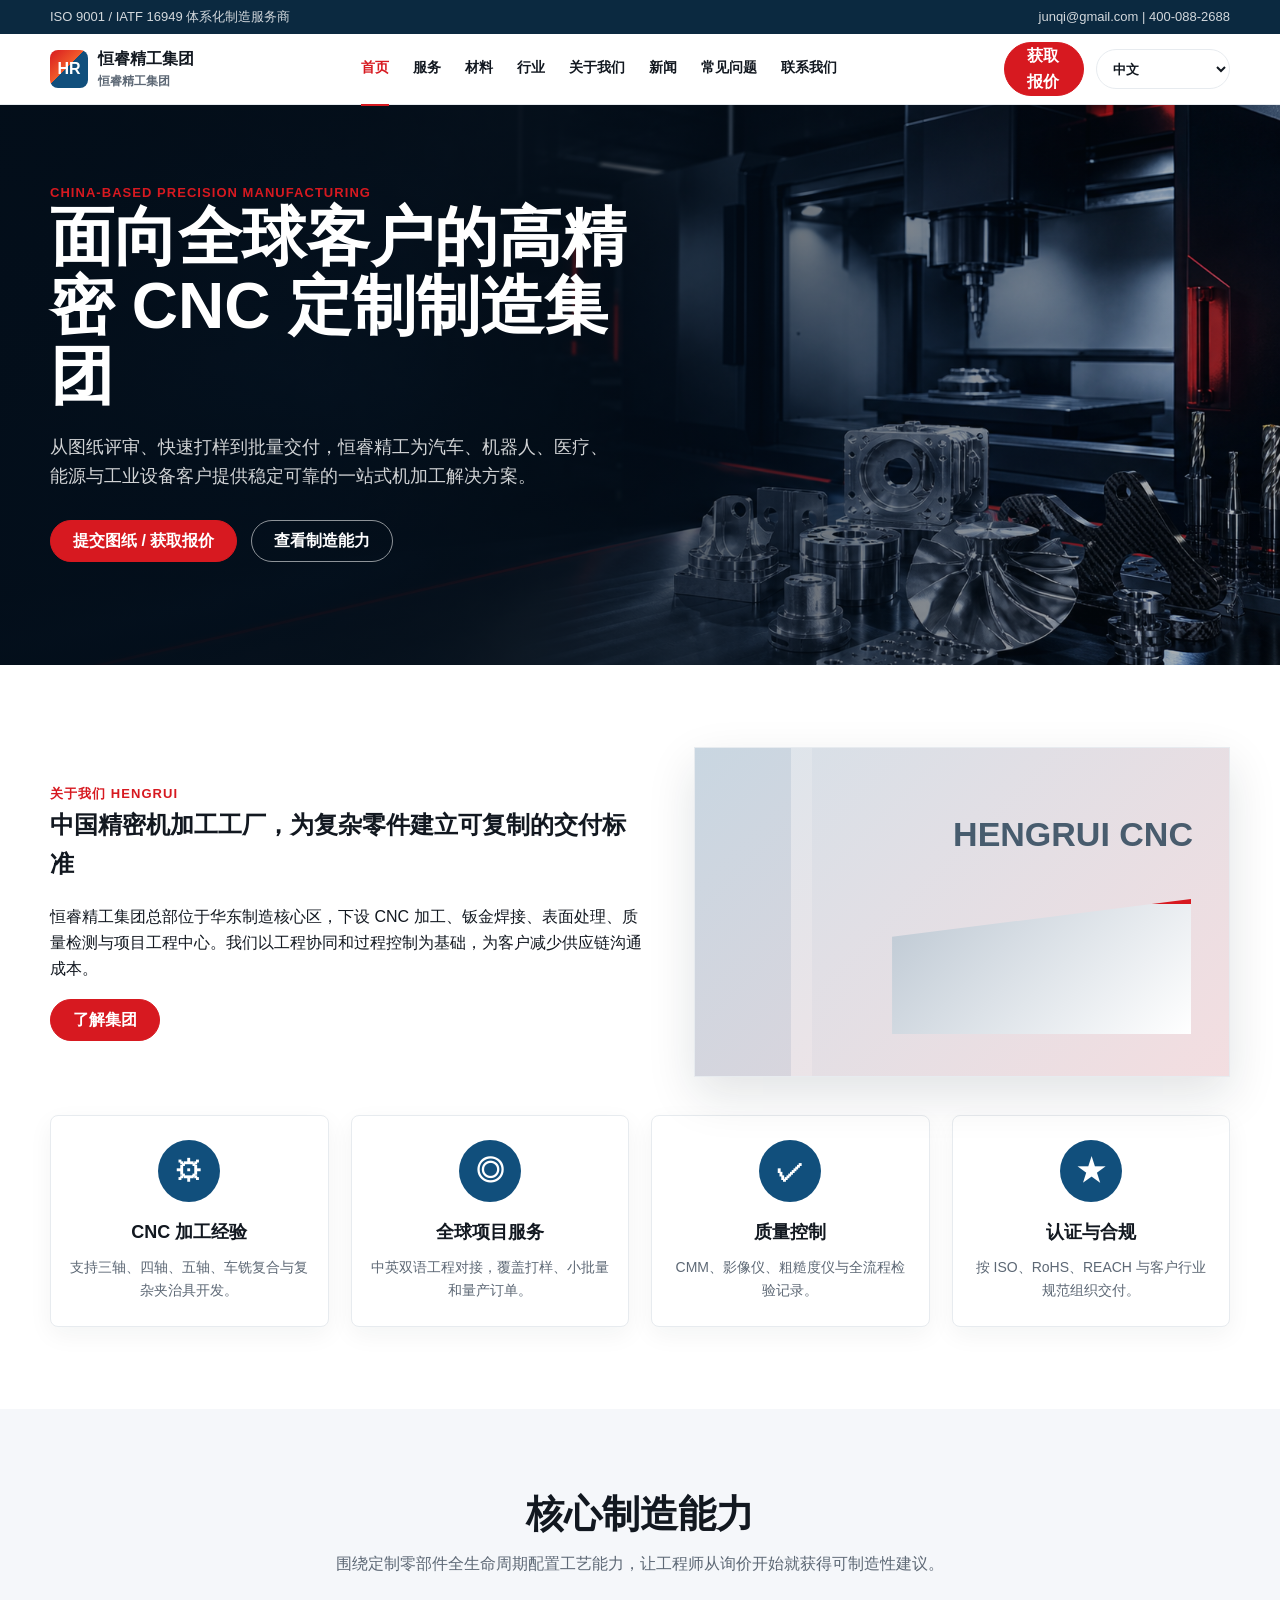
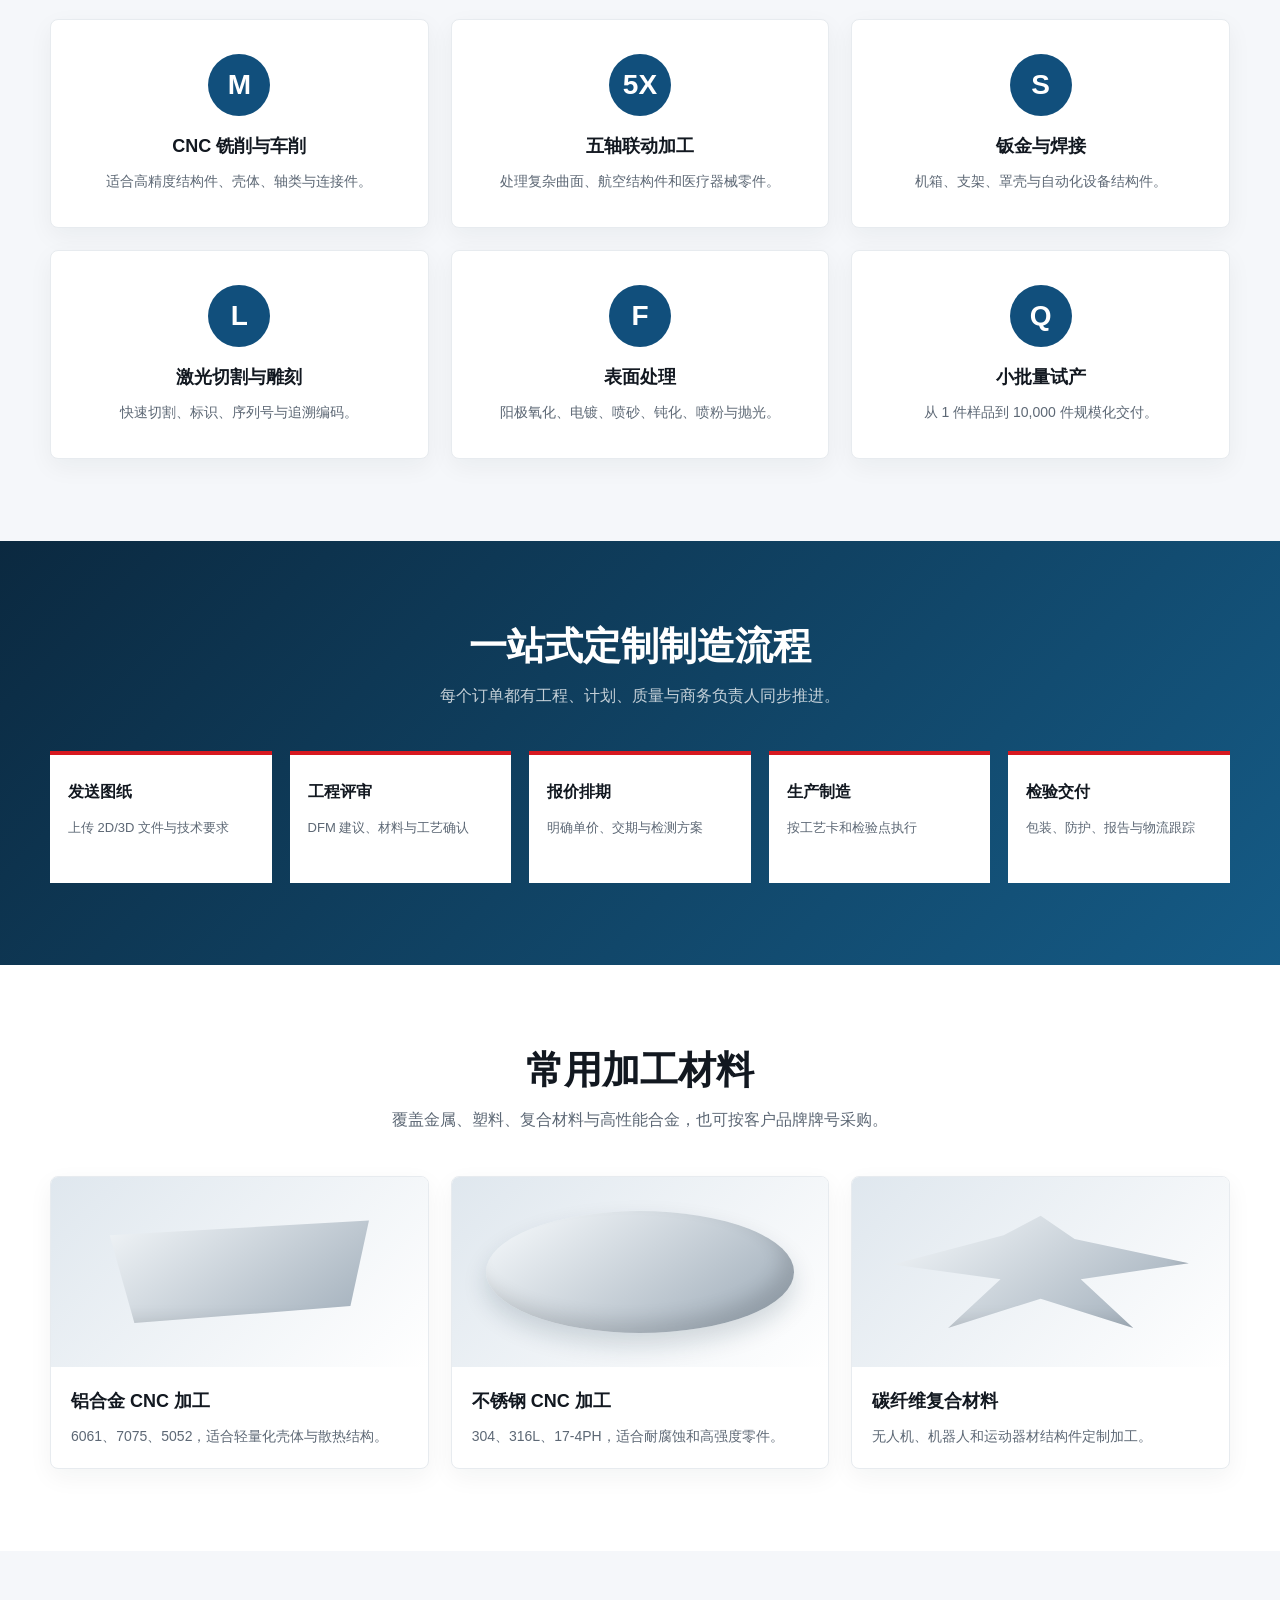
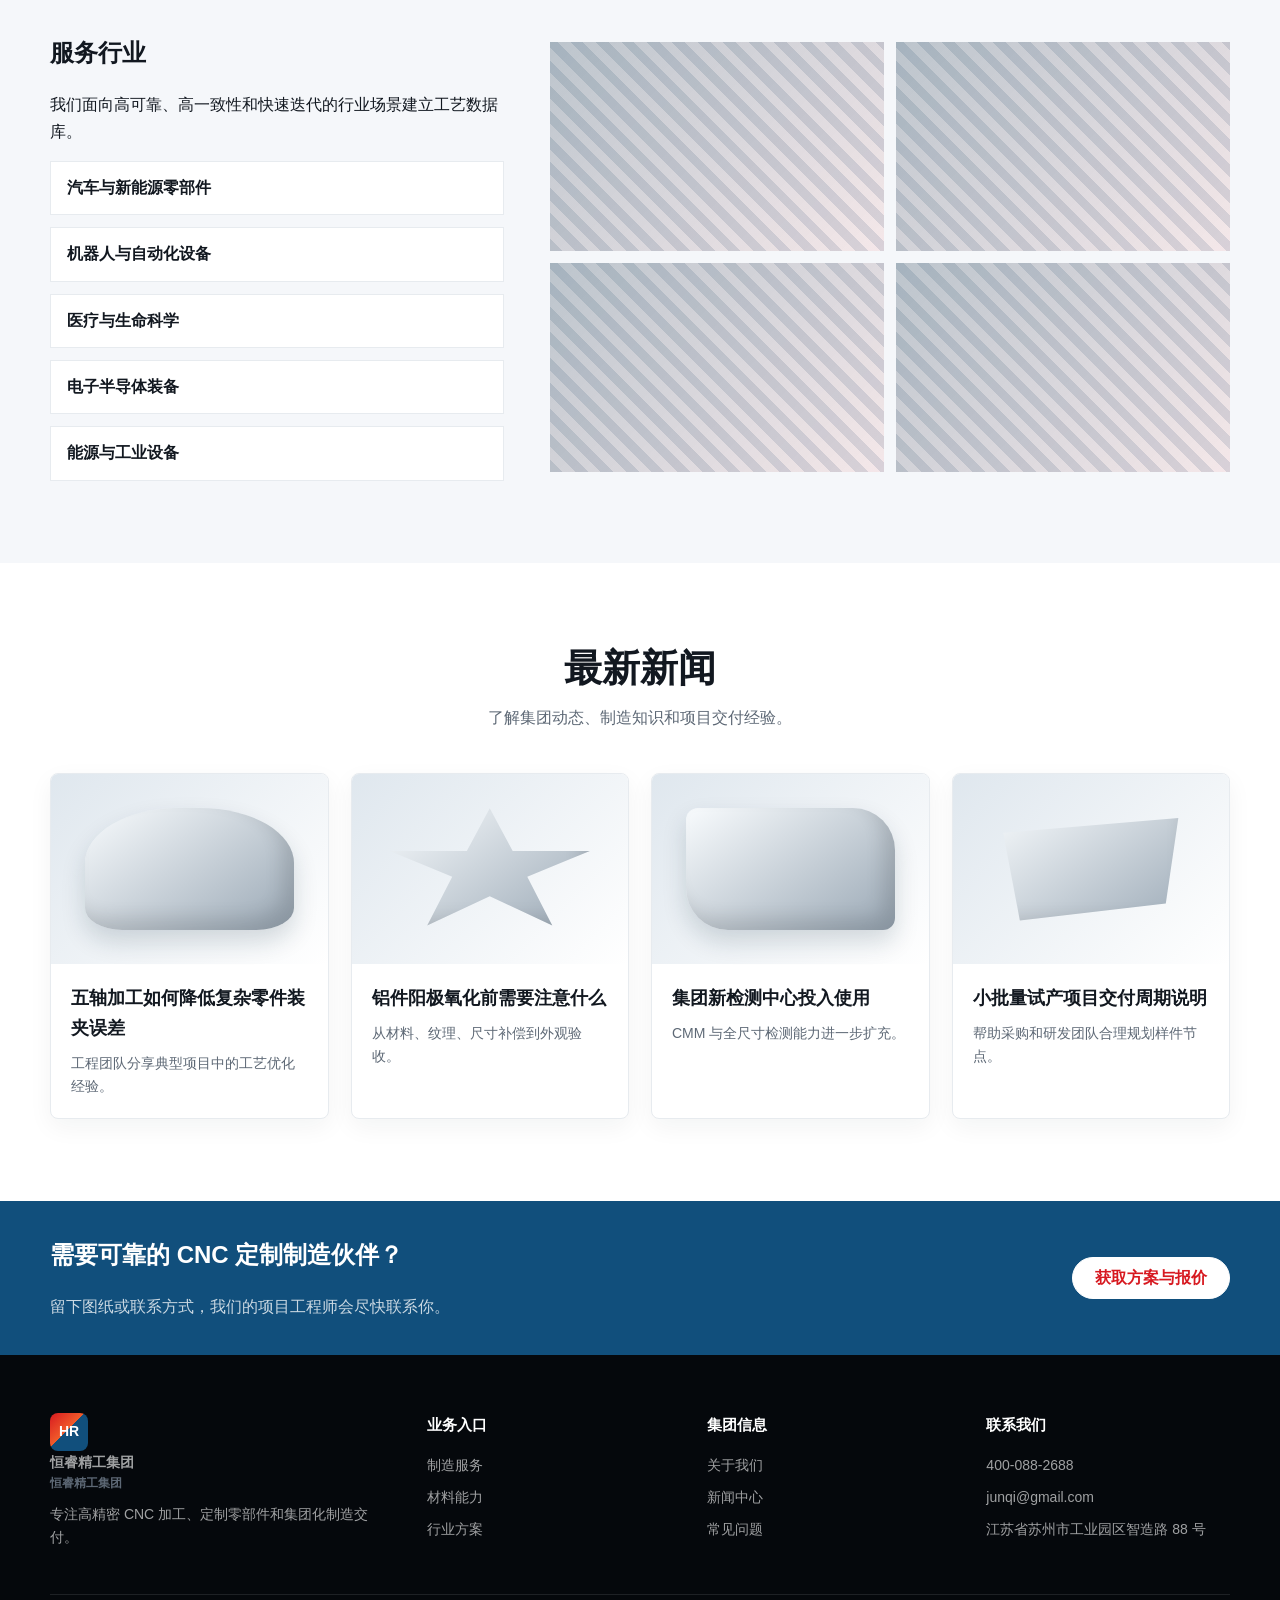
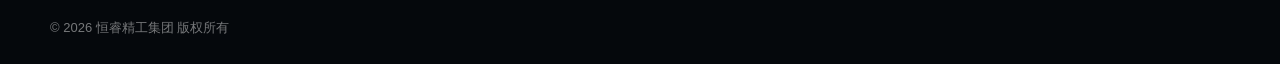
<file: index.html>
<!doctype html>
<html lang="zh-CN">
<head>
  <meta charset="utf-8">
  <meta name="viewport" content="width=device-width, initial-scale=1">
  <title>恒睿精工集团 | CNC 机加工与定制制造</title>
  <meta name="description" content="恒睿精工集团提供 CNC 加工、五轴加工、钣金、表面处理与小批量定制制造服务。">
  <link rel="stylesheet" href="styles.css">
</head>
<body>
  <div class="topbar"><div class="container"><span>ISO 9001 / IATF 16949 体系化制造服务商</span><span>junqi@gmail.com | 400-088-2688</span></div></div>
  <header class="site-header"><nav class="container nav">
    <a class="brand" href="index.html"><span class="brand-mark">HR</span><span>恒睿精工集团<small>Hengrui Precision Group</small></span></a>
    <div class="nav-links"><a class="active" href="index.html">首页</a><a href="services.html">服务</a><a href="materials.html">材料</a><a href="industries.html">行业</a><a href="about.html">关于我们</a><a href="news.html">新闻</a><a href="faq.html">FAQ</a><a href="contact.html">联系我们</a></div>
    <div class="nav-actions"><a class="btn" href="contact.html">获取报价</a><select class="language-select" aria-label="Language"><option value="zh">中文</option><option value="en">English</option><option value="ko">한국어</option><option value="ja">日本語</option><option value="es">Español</option></select><button class="menu-toggle" aria-label="菜单">☰</button></div>
  </nav></header>

  <main>
    <section class="hero">
      <div class="container">
        <div class="hero-copy">
          <div class="eyebrow">China-Based Precision Manufacturing</div>
          <h1>面向全球客户的高精密 CNC 定制制造集团</h1>
          <p>从图纸评审、快速打样到批量交付，恒睿精工为汽车、机器人、医疗、能源与工业设备客户提供稳定可靠的一站式机加工解决方案。</p>
          <div class="hero-actions"><a class="btn" href="contact.html">提交图纸 / 获取报价</a><a class="btn secondary" href="services.html">查看制造能力</a></div>
        </div>
      </div>
    </section>

    <section class="section">
      <div class="container split">
        <div>
          <div class="eyebrow">About Hengrui</div>
          <h2>中国精密机加工工厂，为复杂零件建立可复制的交付标准</h2>
          <p>恒睿精工集团总部位于华东制造核心区，下设 CNC 加工、钣金焊接、表面处理、质量检测与项目工程中心。我们以工程协同和过程控制为基础，为客户减少供应链沟通成本。</p>
          <a class="btn" href="about.html">了解集团</a>
        </div>
        <div class="factory-panel" aria-label="集团工厂视觉"></div>
      </div>
      <div class="container feature-row">
        <div class="feature"><div class="symbol">⚙</div><h3>CNC 加工经验</h3><p>支持三轴、四轴、五轴、车铣复合与复杂夹治具开发。</p></div>
        <div class="feature"><div class="symbol">◎</div><h3>全球项目服务</h3><p>中英双语工程对接，覆盖打样、小批量和量产订单。</p></div>
        <div class="feature"><div class="symbol">✓</div><h3>质量控制</h3><p>CMM、影像仪、粗糙度仪与全流程检验记录。</p></div>
        <div class="feature"><div class="symbol">★</div><h3>认证与合规</h3><p>按 ISO、RoHS、REACH 与客户行业规范组织交付。</p></div>
      </div>
    </section>

    <section class="section soft">
      <div class="container">
        <div class="section-head"><h2>核心制造能力</h2><p>围绕定制零部件全生命周期配置工艺能力，让工程师从询价开始就获得可制造性建议。</p></div>
        <div class="cap-grid">
          <a class="cap-card" href="services.html"><div class="cap-icon">M</div><h3>CNC 铣削与车削</h3><p>适合高精度结构件、壳体、轴类与连接件。</p></a>
          <a class="cap-card" href="services.html"><div class="cap-icon">5X</div><h3>五轴联动加工</h3><p>处理复杂曲面、航空结构件和医疗器械零件。</p></a>
          <a class="cap-card" href="services.html"><div class="cap-icon">S</div><h3>钣金与焊接</h3><p>机箱、支架、罩壳与自动化设备结构件。</p></a>
          <a class="cap-card" href="services.html"><div class="cap-icon">L</div><h3>激光切割与雕刻</h3><p>快速切割、标识、序列号与追溯编码。</p></a>
          <a class="cap-card" href="services.html"><div class="cap-icon">F</div><h3>表面处理</h3><p>阳极氧化、电镀、喷砂、钝化、喷粉与抛光。</p></a>
          <a class="cap-card" href="services.html"><div class="cap-icon">Q</div><h3>小批量试产</h3><p>从 1 件样品到 10,000 件规模化交付。</p></a>
        </div>
      </div>
    </section>

    <section class="section dark">
      <div class="container">
        <div class="section-head"><h2>一站式定制制造流程</h2><p>每个订单都有工程、计划、质量与商务负责人同步推进。</p></div>
        <div class="process">
          <div class="process-step"><strong>发送图纸</strong><span>上传 2D/3D 文件与技术要求</span></div>
          <div class="process-step"><strong>工程评审</strong><span>DFM 建议、材料与工艺确认</span></div>
          <div class="process-step"><strong>报价排期</strong><span>明确单价、交期与检测方案</span></div>
          <div class="process-step"><strong>生产制造</strong><span>按工艺卡和检验点执行</span></div>
          <div class="process-step"><strong>检验交付</strong><span>包装、防护、报告与物流跟踪</span></div>
        </div>
      </div>
    </section>

    <section class="section">
      <div class="container">
        <div class="section-head"><h2>常用加工材料</h2><p>覆盖金属、塑料、复合材料与高性能合金，也可按客户品牌牌号采购。</p></div>
        <div class="material-grid">
          <a class="material-card" href="materials.html"><div class="visual part-a"></div><div class="body"><h3>铝合金 CNC 加工</h3><p>6061、7075、5052，适合轻量化壳体与散热结构。</p></div></a>
          <a class="material-card" href="materials.html"><div class="visual part-b"></div><div class="body"><h3>不锈钢 CNC 加工</h3><p>304、316L、17-4PH，适合耐腐蚀和高强度零件。</p></div></a>
          <a class="material-card" href="materials.html"><div class="visual part-c"></div><div class="body"><h3>碳纤维复合材料</h3><p>无人机、机器人和运动器材结构件定制加工。</p></div></a>
        </div>
      </div>
    </section>

    <section class="section soft">
      <div class="container industry-band">
        <div><h2>服务行业</h2><p>我们面向高可靠、高一致性和快速迭代的行业场景建立工艺数据库。</p><div class="industry-list"><a href="industries.html">汽车与新能源零部件</a><a href="industries.html">机器人与自动化设备</a><a href="industries.html">医疗与生命科学</a><a href="industries.html">电子半导体装备</a><a href="industries.html">能源与工业设备</a></div></div>
        <div class="mosaic"><div></div><div></div><div></div><div></div></div>
      </div>
    </section>

    <section class="section">
      <div class="container">
        <div class="section-head"><h2>最新新闻</h2><p>了解集团动态、制造知识和项目交付经验。</p></div>
        <div class="news-grid">
          <a class="news-card" href="news.html"><div class="visual part-d"></div><div class="body"><h3>五轴加工如何降低复杂零件装夹误差</h3><p>工程团队分享典型项目中的工艺优化经验。</p></div></a>
          <a class="news-card" href="news.html"><div class="visual part-e"></div><div class="body"><h3>铝件阳极氧化前需要注意什么</h3><p>从材料、纹理、尺寸补偿到外观验收。</p></div></a>
          <a class="news-card" href="news.html"><div class="visual part-f"></div><div class="body"><h3>集团新检测中心投入使用</h3><p>CMM 与全尺寸检测能力进一步扩充。</p></div></a>
          <a class="news-card" href="news.html"><div class="visual part-a"></div><div class="body"><h3>小批量试产项目交付周期说明</h3><p>帮助采购和研发团队合理规划样件节点。</p></div></a>
        </div>
      </div>
    </section>

    <section class="cta-strip"><div class="container"><div><h2>需要可靠的 CNC 定制制造伙伴？</h2><p>留下图纸或联系方式，我们的项目工程师会尽快联系你。</p></div><a class="btn light" href="contact.html">获取方案与报价</a></div></section>
  </main>
  <footer class="site-footer"><div class="container footer-grid"><div><a class="brand" href="index.html"><span class="brand-mark">HR</span><span>恒睿精工集团<small>Hengrui Precision Group</small></span></a><p>专注高精密 CNC 加工、定制零部件和集团化制造交付。</p></div><div><h3>业务入口</h3><a href="services.html">制造服务</a><a href="materials.html">材料能力</a><a href="industries.html">行业方案</a></div><div><h3>集团信息</h3><a href="about.html">关于我们</a><a href="news.html">新闻中心</a><a href="faq.html">常见问题</a></div><div><h3>联系我们</h3><p>400-088-2688</p><p>junqi@gmail.com</p><p>江苏省苏州市工业园区智造路 88 号</p></div></div><div class="container copyright">© 2026 恒睿精工集团 版权所有</div></footer>
  <script src="script.js"></script>
</body>
</html>
</file>
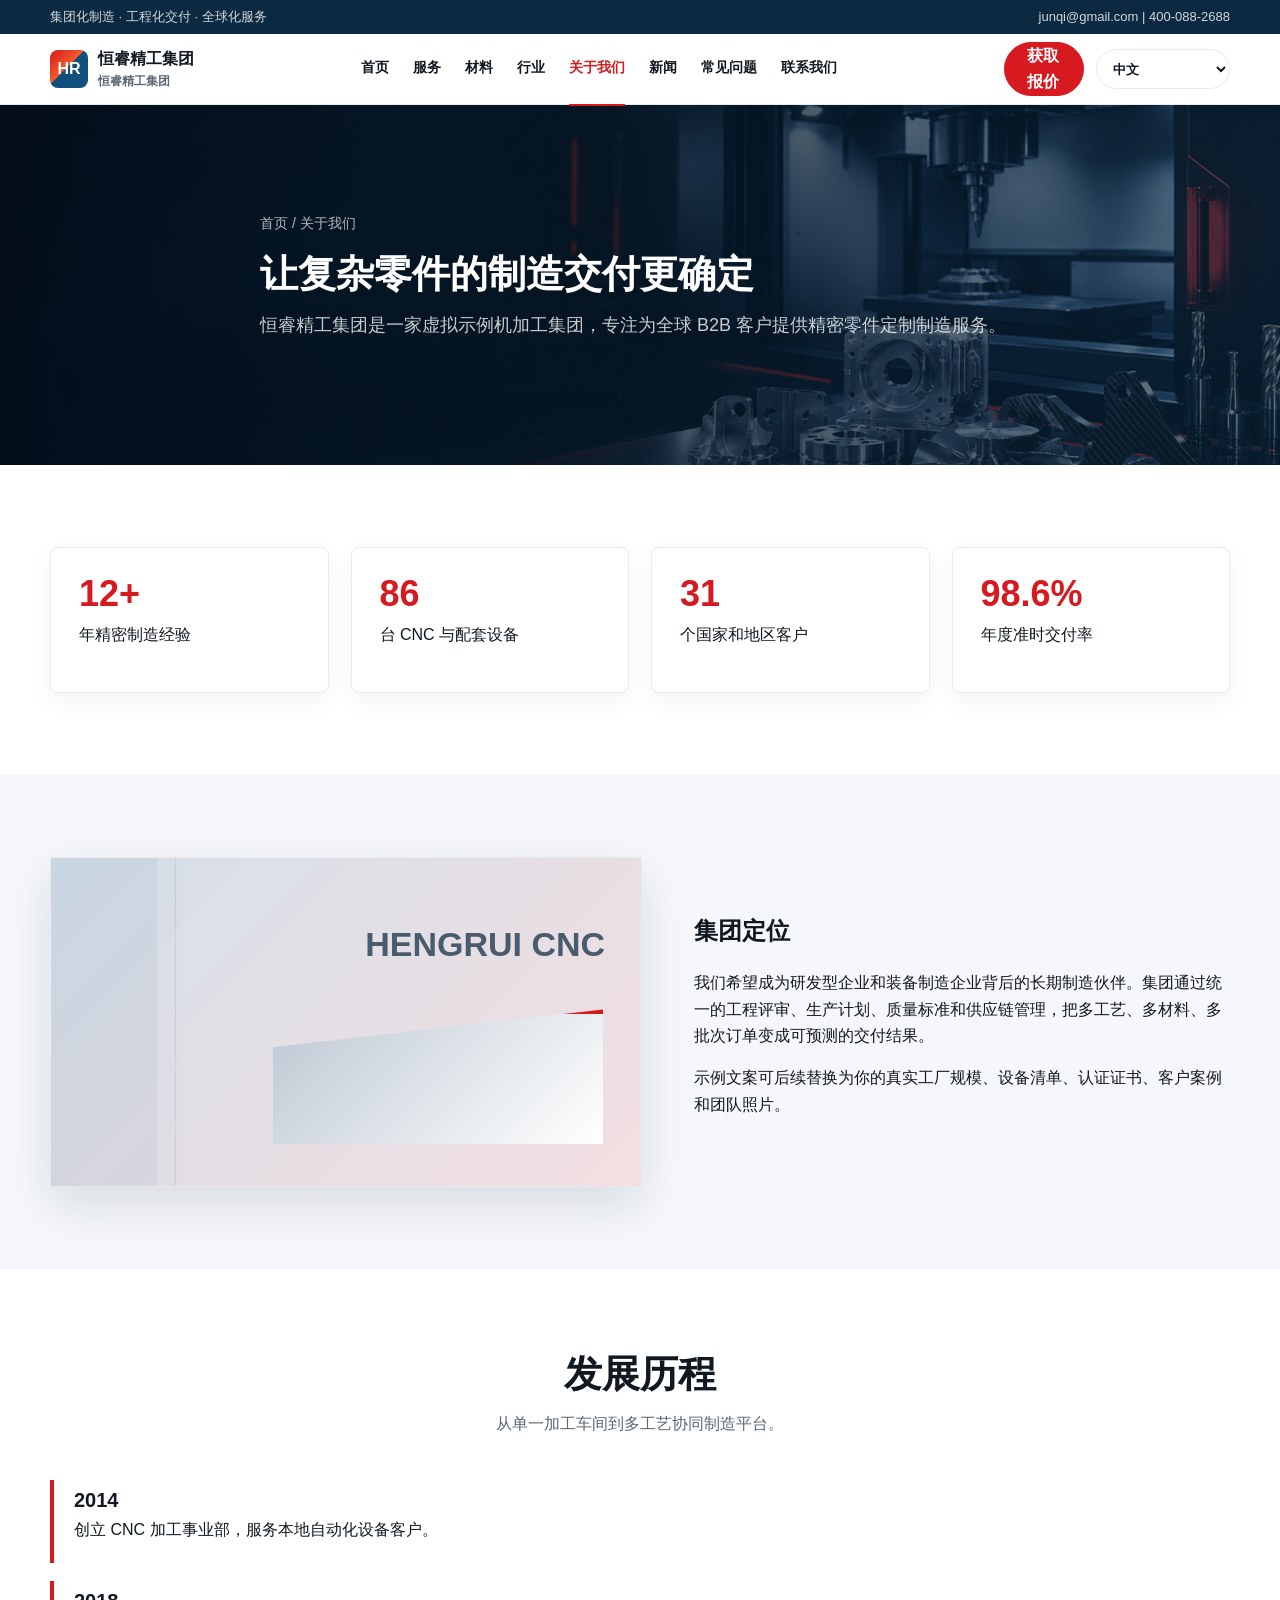
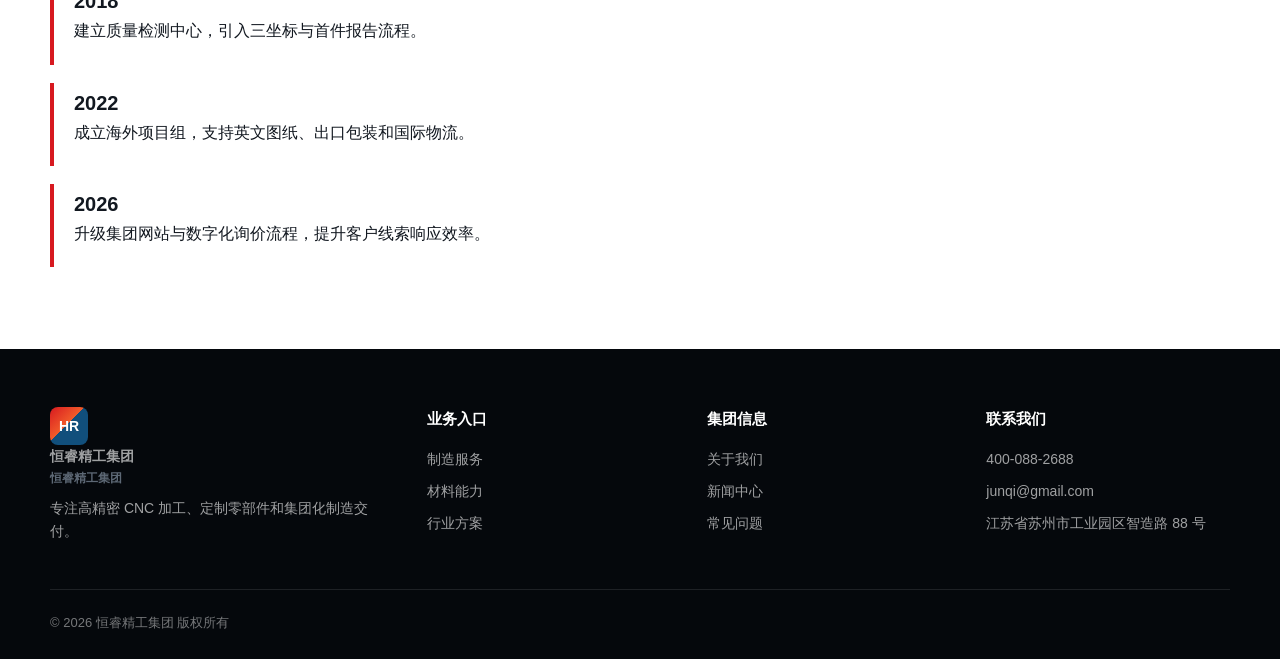
<file: about.html>
<!doctype html><html lang="zh-CN"><head><meta charset="utf-8"><meta name="viewport" content="width=device-width, initial-scale=1"><title>关于我们 | 恒睿精工集团</title><link rel="stylesheet" href="styles.css"></head><body>
<div class="topbar"><div class="container"><span>集团化制造 · 工程化交付 · 全球化服务</span><span>junqi@gmail.com | 400-088-2688</span></div></div>
<header class="site-header"><nav class="container nav"><a class="brand" href="index.html"><span class="brand-mark">HR</span><span>恒睿精工集团<small>Hengrui Precision Group</small></span></a><div class="nav-links"><a href="index.html">首页</a><a href="services.html">服务</a><a href="materials.html">材料</a><a href="industries.html">行业</a><a class="active" href="about.html">关于我们</a><a href="news.html">新闻</a><a href="faq.html">FAQ</a><a href="contact.html">联系我们</a></div><div class="nav-actions"><a class="btn" href="contact.html">获取报价</a><select class="language-select" aria-label="Language"><option value="zh">中文</option><option value="en">English</option><option value="ko">한국어</option><option value="ja">日本語</option><option value="es">Español</option></select><button class="menu-toggle" aria-label="菜单">☰</button></div></nav></header>
<main><section class="page-hero"><div class="container page-intro"><div class="crumb">首页 / 关于我们</div><h1>让复杂零件的制造交付更确定</h1><p>恒睿精工集团是一家虚拟示例机加工集团，专注为全球 B2B 客户提供精密零件定制制造服务。</p></div></section>
<section class="section"><div class="container metric-grid"><div class="metric"><strong>12+</strong><p>年精密制造经验</p></div><div class="metric"><strong>86</strong><p>台 CNC 与配套设备</p></div><div class="metric"><strong>31</strong><p>个国家和地区客户</p></div><div class="metric"><strong>98.6%</strong><p>年度准时交付率</p></div></div></section>
<section class="section soft"><div class="container split"><div class="factory-panel"></div><div><h2>集团定位</h2><p>我们希望成为研发型企业和装备制造企业背后的长期制造伙伴。集团通过统一的工程评审、生产计划、质量标准和供应链管理，把多工艺、多材料、多批次订单变成可预测的交付结果。</p><p>示例文案可后续替换为你的真实工厂规模、设备清单、认证证书、客户案例和团队照片。</p></div></div></section>
<section class="section"><div class="container"><div class="section-head"><h2>发展历程</h2><p>从单一加工车间到多工艺协同制造平台。</p></div><div class="timeline"><div class="timeline-item"><strong>2014</strong><p>创立 CNC 加工事业部，服务本地自动化设备客户。</p></div><div class="timeline-item"><strong>2018</strong><p>建立质量检测中心，引入三坐标与首件报告流程。</p></div><div class="timeline-item"><strong>2022</strong><p>成立海外项目组，支持英文图纸、出口包装和国际物流。</p></div><div class="timeline-item"><strong>2026</strong><p>升级集团网站与数字化询价流程，提升客户线索响应效率。</p></div></div></div></section></main>
<footer class="site-footer"><div class="container footer-grid"><div><a class="brand" href="index.html"><span class="brand-mark">HR</span><span>恒睿精工集团<small>Hengrui Precision Group</small></span></a><p>专注高精密 CNC 加工、定制零部件和集团化制造交付。</p></div><div><h3>业务入口</h3><a href="services.html">制造服务</a><a href="materials.html">材料能力</a><a href="industries.html">行业方案</a></div><div><h3>集团信息</h3><a href="about.html">关于我们</a><a href="news.html">新闻中心</a><a href="faq.html">常见问题</a></div><div><h3>联系我们</h3><p>400-088-2688</p><p>junqi@gmail.com</p><p>江苏省苏州市工业园区智造路 88 号</p></div></div><div class="container copyright">© 2026 恒睿精工集团 版权所有</div></footer><script src="script.js"></script></body></html>
</file>
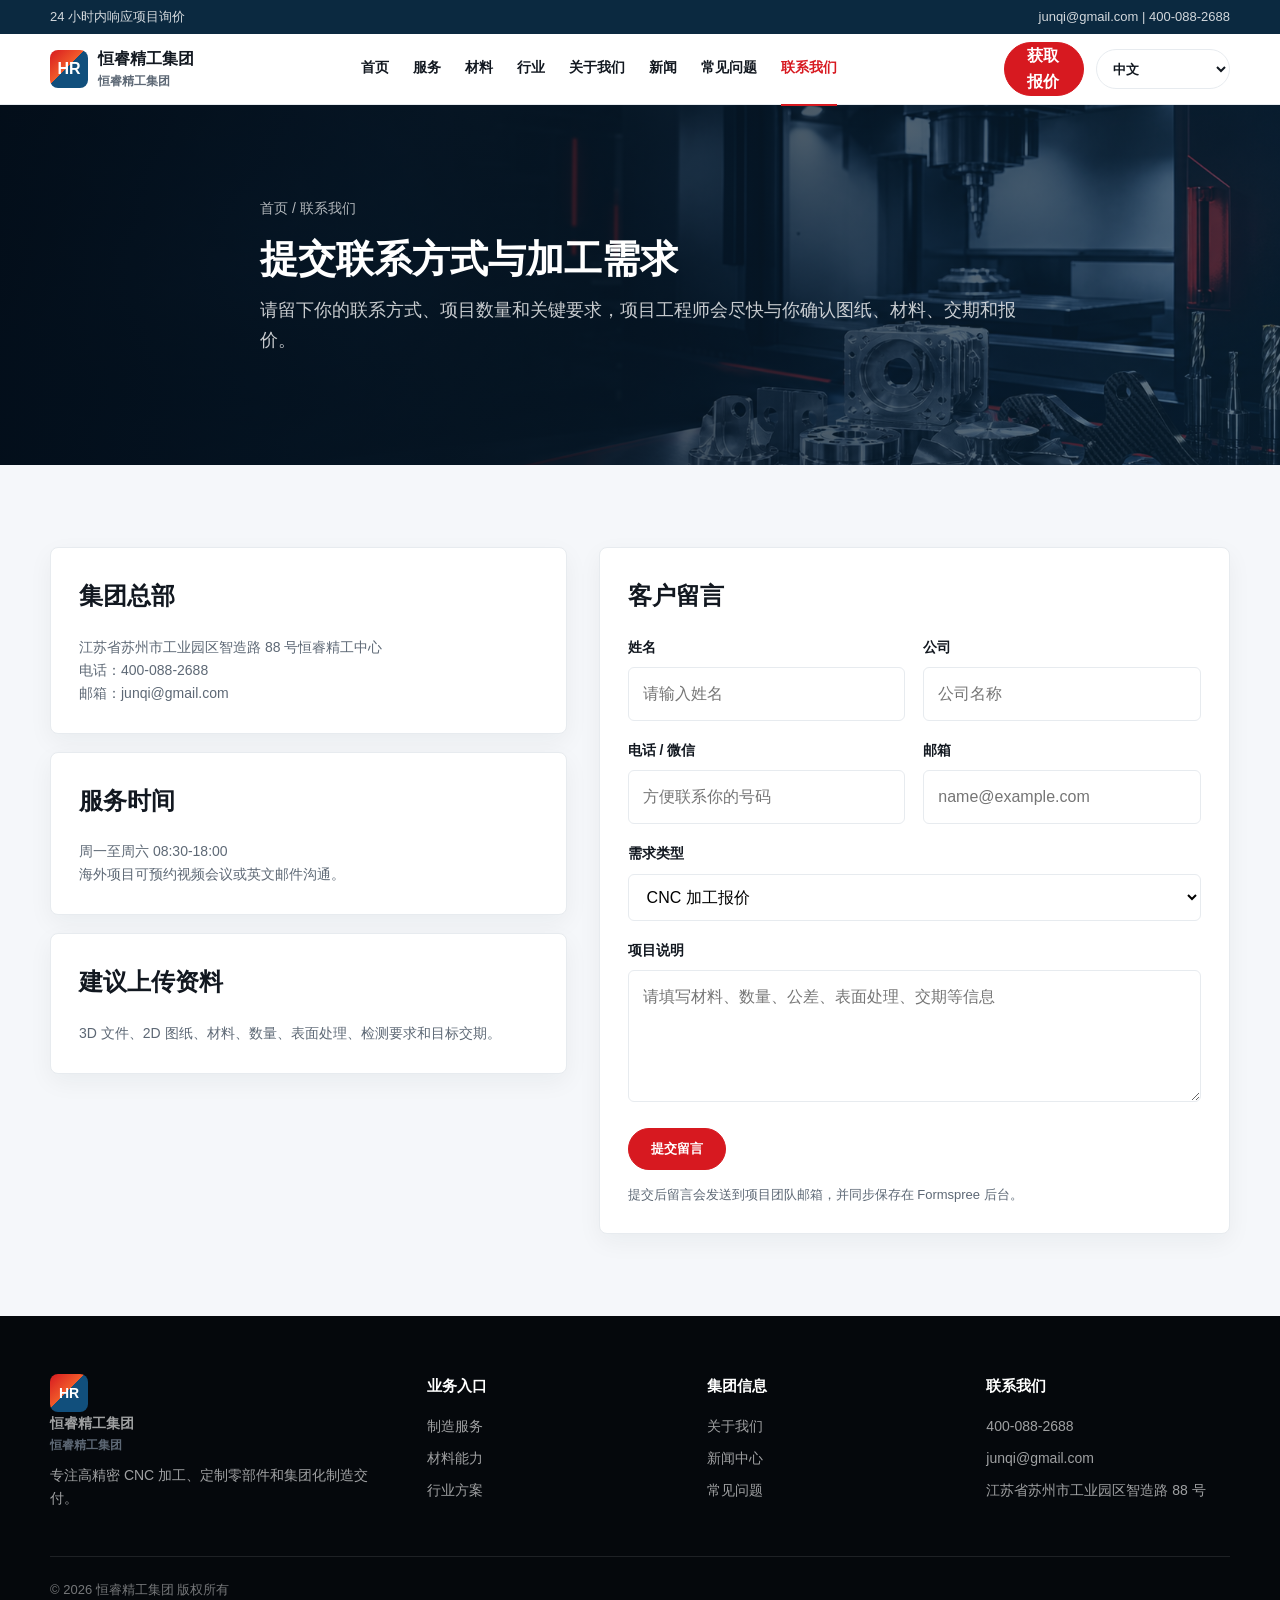
<file: contact.html>
<!doctype html><html lang="zh-CN"><head><meta charset="utf-8"><meta name="viewport" content="width=device-width, initial-scale=1"><title>联系我们 | 恒睿精工集团</title><link rel="stylesheet" href="styles.css"></head><body>
<div class="topbar"><div class="container"><span>24 小时内响应项目询价</span><span>junqi@gmail.com | 400-088-2688</span></div></div>
<header class="site-header"><nav class="container nav"><a class="brand" href="index.html"><span class="brand-mark">HR</span><span>恒睿精工集团<small>Hengrui Precision Group</small></span></a><div class="nav-links"><a href="index.html">首页</a><a href="services.html">服务</a><a href="materials.html">材料</a><a href="industries.html">行业</a><a href="about.html">关于我们</a><a href="news.html">新闻</a><a href="faq.html">FAQ</a><a class="active" href="contact.html">联系我们</a></div><div class="nav-actions"><a class="btn" href="contact.html">获取报价</a><select class="language-select" aria-label="Language"><option value="zh">中文</option><option value="en">English</option><option value="ko">한국어</option><option value="ja">日本語</option><option value="es">Español</option></select><button class="menu-toggle" aria-label="菜单">☰</button></div></nav></header>
<main><section class="page-hero"><div class="container page-intro"><div class="crumb">首页 / 联系我们</div><h1>提交联系方式与加工需求</h1><p>请留下你的联系方式、项目数量和关键要求，项目工程师会尽快与你确认图纸、材料、交期和报价。</p></div></section>
<section class="section soft"><div class="container contact-layout"><div><div class="contact-card"><h2>集团总部</h2><p>江苏省苏州市工业园区智造路 88 号恒睿精工中心</p><p>电话：400-088-2688</p><p>邮箱：junqi@gmail.com</p></div><div class="contact-card"><h2>服务时间</h2><p>周一至周六 08:30-18:00</p><p>海外项目可预约视频会议或英文邮件沟通。</p></div><div class="contact-card"><h2>建议上传资料</h2><p>3D 文件、2D 图纸、材料、数量、表面处理、检测要求和目标交期。</p></div></div>
<div class="form-card"><h2>客户留言</h2><form id="leadForm" action="https://formspree.io/f/meeweqja" method="POST"><input type="hidden" name="_subject" value="恒睿精工官网询价留言"><div class="form-grid"><div><label for="name">姓名</label><input id="name" name="name" required placeholder="请输入姓名"></div><div><label for="company">公司</label><input id="company" name="company" placeholder="公司名称"></div><div><label for="phone">电话 / 微信</label><input id="phone" name="phone" required placeholder="方便联系你的号码"></div><div><label for="email">邮箱</label><input id="email" name="email" type="email" placeholder="name@example.com"></div><div class="full"><label for="service">需求类型</label><select id="service" name="service"><option>CNC 加工报价</option><option>五轴加工</option><option>钣金与焊接</option><option>表面处理</option><option>批量生产合作</option></select></div><div class="full"><label for="message">项目说明</label><textarea id="message" name="message" required placeholder="请填写材料、数量、公差、表面处理、交期等信息"></textarea></div></div><div class="lead-actions"><button class="btn" type="submit">提交留言</button></div><p class="form-note">提交后留言会发送到项目团队邮箱，并同步保存在 Formspree 后台。</p><div class="success" id="leadSuccess">留言已提交成功，我们会尽快联系你。</div></form></div></div></section></main>
<footer class="site-footer"><div class="container footer-grid"><div><a class="brand" href="index.html"><span class="brand-mark">HR</span><span>恒睿精工集团<small>Hengrui Precision Group</small></span></a><p>专注高精密 CNC 加工、定制零部件和集团化制造交付。</p></div><div><h3>业务入口</h3><a href="services.html">制造服务</a><a href="materials.html">材料能力</a><a href="industries.html">行业方案</a></div><div><h3>集团信息</h3><a href="about.html">关于我们</a><a href="news.html">新闻中心</a><a href="faq.html">常见问题</a></div><div><h3>联系我们</h3><p>400-088-2688</p><p>junqi@gmail.com</p><p>江苏省苏州市工业园区智造路 88 号</p></div></div><div class="container copyright">© 2026 恒睿精工集团 版权所有</div></footer><script src="script.js"></script></body></html>
</file>
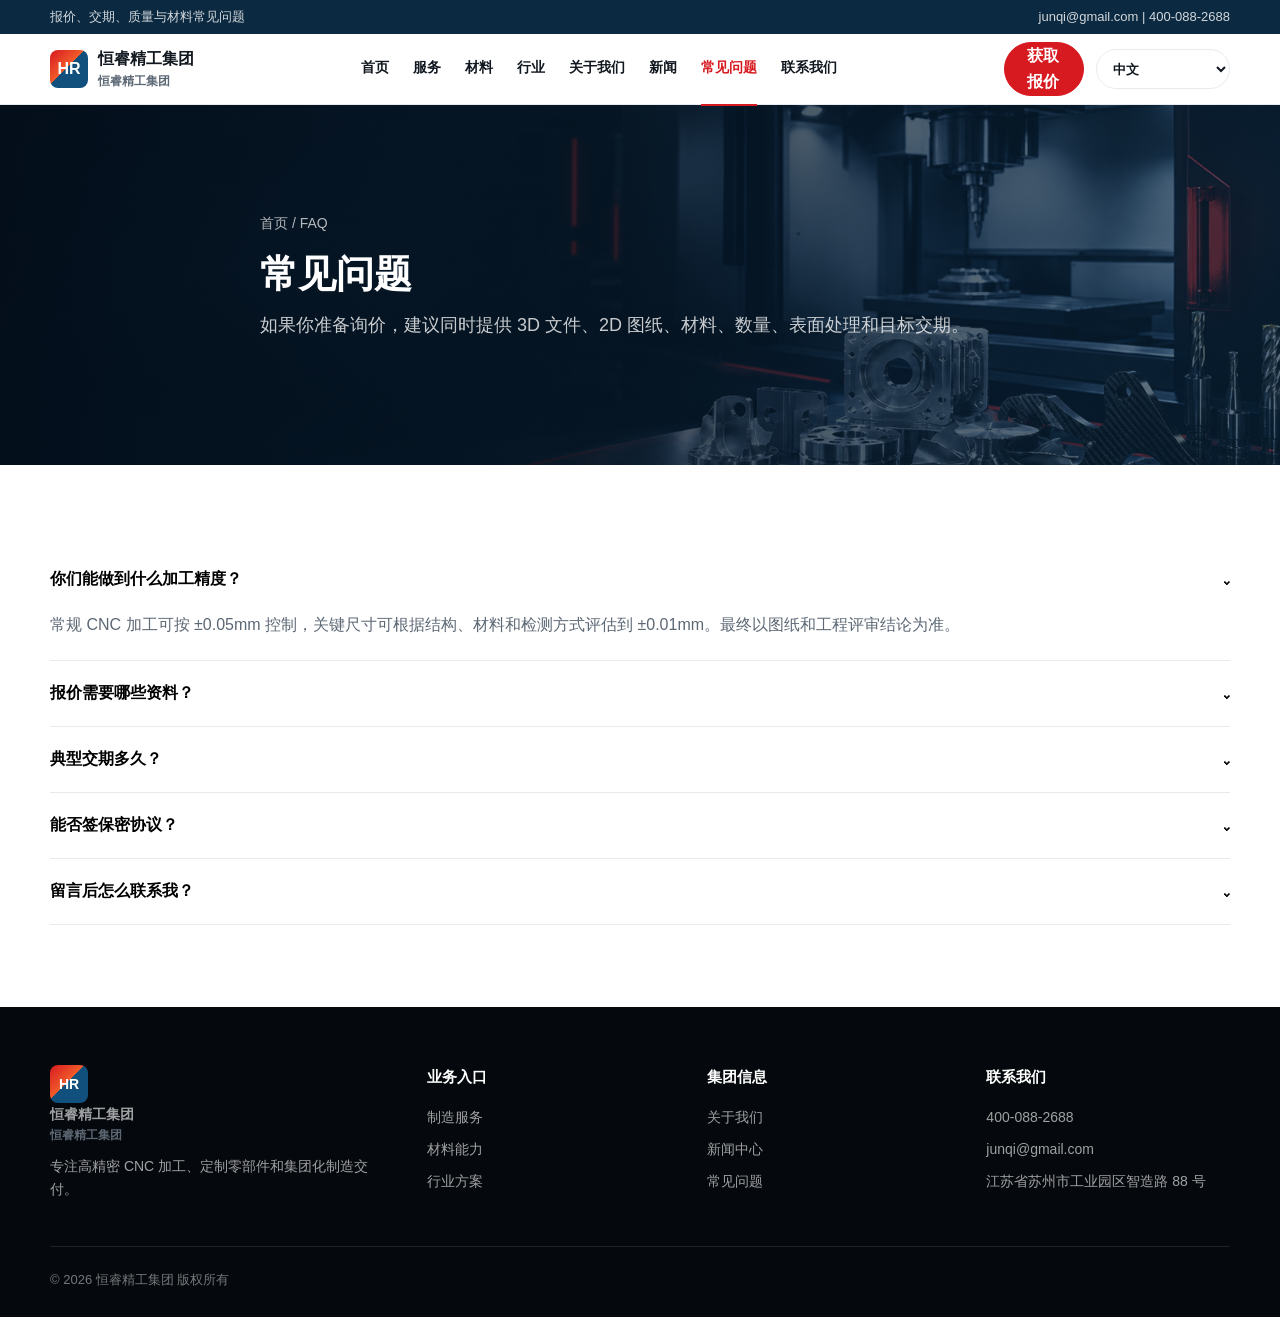
<file: faq.html>
<!doctype html><html lang="zh-CN"><head><meta charset="utf-8"><meta name="viewport" content="width=device-width, initial-scale=1"><title>常见问题 | 恒睿精工集团</title><link rel="stylesheet" href="styles.css"></head><body>
<div class="topbar"><div class="container"><span>报价、交期、质量与材料常见问题</span><span>junqi@gmail.com | 400-088-2688</span></div></div>
<header class="site-header"><nav class="container nav"><a class="brand" href="index.html"><span class="brand-mark">HR</span><span>恒睿精工集团<small>Hengrui Precision Group</small></span></a><div class="nav-links"><a href="index.html">首页</a><a href="services.html">服务</a><a href="materials.html">材料</a><a href="industries.html">行业</a><a href="about.html">关于我们</a><a href="news.html">新闻</a><a class="active" href="faq.html">FAQ</a><a href="contact.html">联系我们</a></div><div class="nav-actions"><a class="btn" href="contact.html">获取报价</a><select class="language-select" aria-label="Language"><option value="zh">中文</option><option value="en">English</option><option value="ko">한국어</option><option value="ja">日本語</option><option value="es">Español</option></select><button class="menu-toggle" aria-label="菜单">☰</button></div></nav></header>
<main><section class="page-hero"><div class="container page-intro"><div class="crumb">首页 / FAQ</div><h1>常见问题</h1><p>如果你准备询价，建议同时提供 3D 文件、2D 图纸、材料、数量、表面处理和目标交期。</p></div></section>
<section class="section"><div class="container"><div class="faq-item open"><button class="faq-question">你们能做到什么加工精度？<span>⌄</span></button><div class="faq-answer">常规 CNC 加工可按 ±0.05mm 控制，关键尺寸可根据结构、材料和检测方式评估到 ±0.01mm。最终以图纸和工程评审结论为准。</div></div><div class="faq-item"><button class="faq-question">报价需要哪些资料？<span>⌄</span></button><div class="faq-answer">建议提供 STEP/STP、IGES、X_T 或 SolidWorks 文件，另附 PDF/DWG 图纸、数量、材料、表面处理、检测要求和交付地址。</div></div><div class="faq-item"><button class="faq-question">典型交期多久？<span>⌄</span></button><div class="faq-answer">简单样件通常 3-7 个工作日，复杂零件或含表面处理项目通常 7-15 个工作日，批量订单会根据排产和检验要求确认。</div></div><div class="faq-item"><button class="faq-question">能否签保密协议？<span>⌄</span></button><div class="faq-answer">可以。我们可与客户签署 NDA，并按项目权限管理图纸、报价、检测报告和生产资料。</div></div><div class="faq-item"><button class="faq-question">留言后怎么联系我？<span>⌄</span></button><div class="faq-answer">你在联系页留下姓名、电话、邮箱和需求后，项目团队会通过电话、微信或邮件与你确认图纸、数量、材料和交期。</div></div></div></section></main>
<footer class="site-footer"><div class="container footer-grid"><div><a class="brand" href="index.html"><span class="brand-mark">HR</span><span>恒睿精工集团<small>Hengrui Precision Group</small></span></a><p>专注高精密 CNC 加工、定制零部件和集团化制造交付。</p></div><div><h3>业务入口</h3><a href="services.html">制造服务</a><a href="materials.html">材料能力</a><a href="industries.html">行业方案</a></div><div><h3>集团信息</h3><a href="about.html">关于我们</a><a href="news.html">新闻中心</a><a href="faq.html">常见问题</a></div><div><h3>联系我们</h3><p>400-088-2688</p><p>junqi@gmail.com</p><p>江苏省苏州市工业园区智造路 88 号</p></div></div><div class="container copyright">© 2026 恒睿精工集团 版权所有</div></footer><script src="script.js"></script></body></html>
</file>
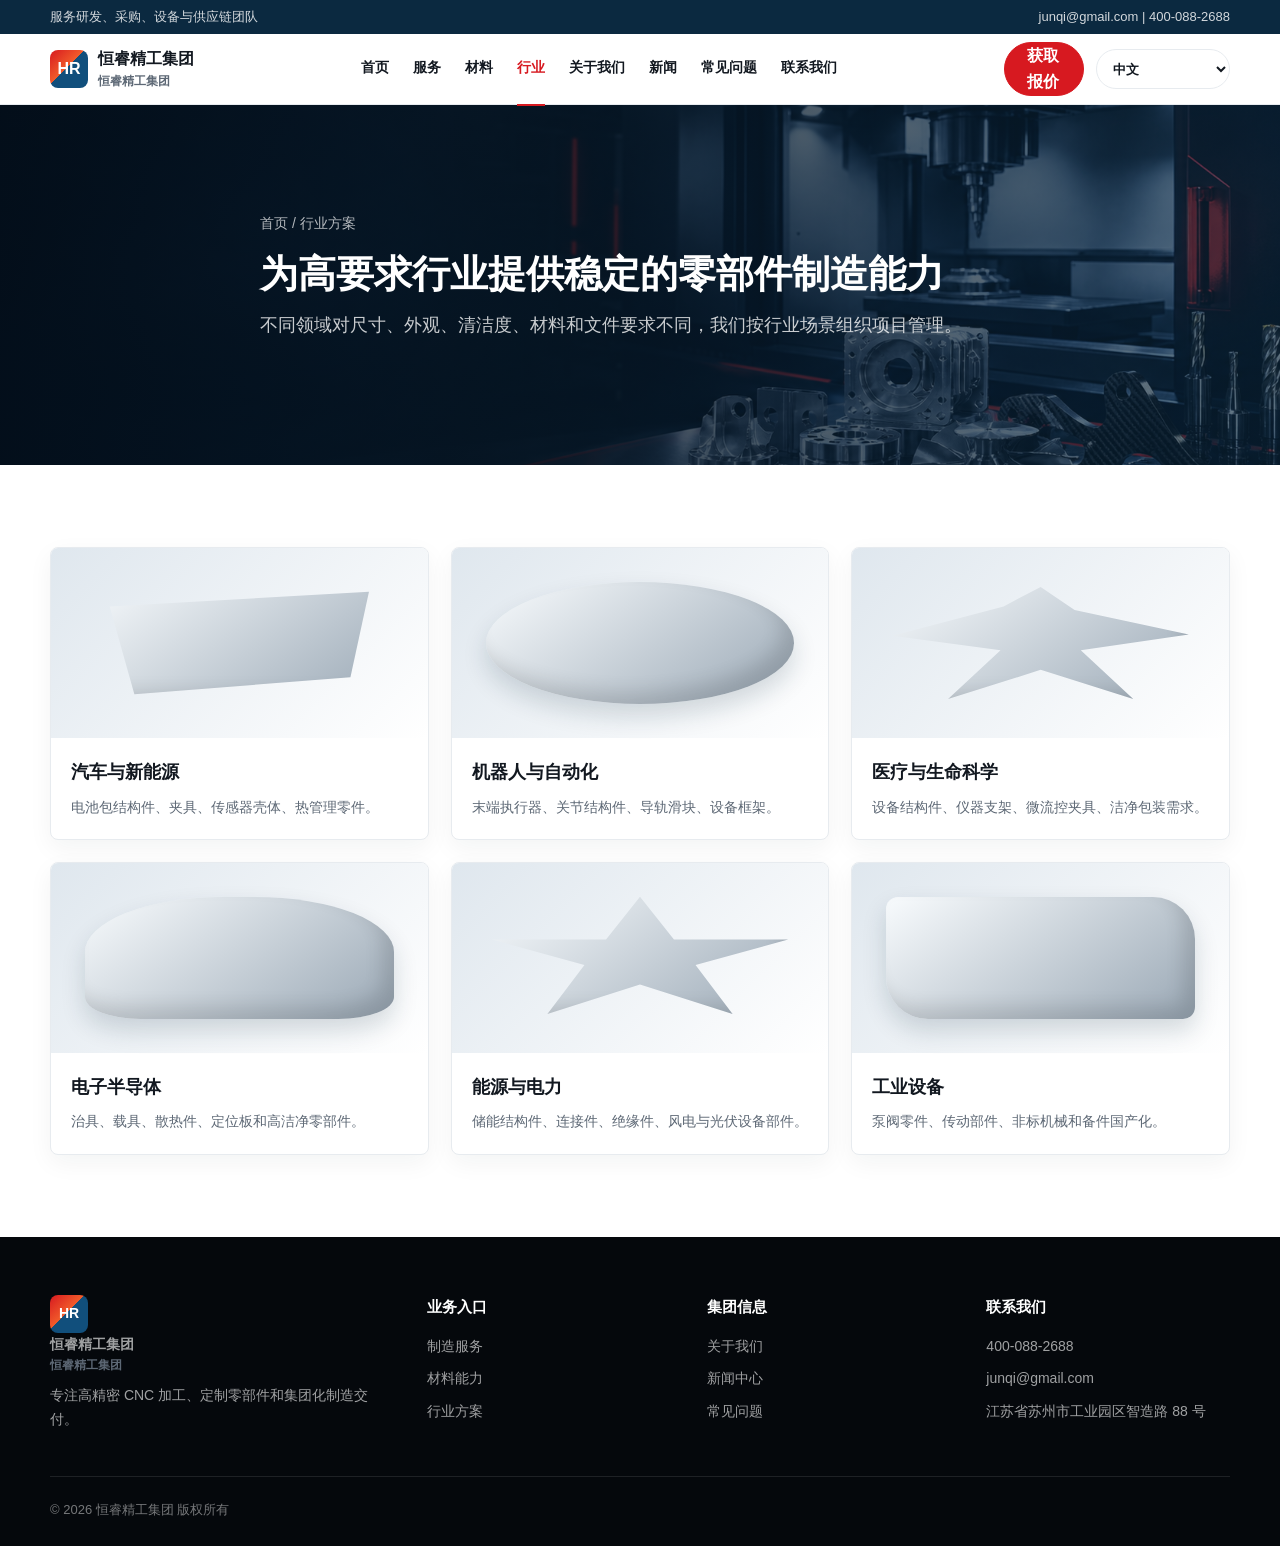
<file: industries.html>
<!doctype html><html lang="zh-CN"><head><meta charset="utf-8"><meta name="viewport" content="width=device-width, initial-scale=1"><title>行业方案 | 恒睿精工集团</title><link rel="stylesheet" href="styles.css"></head><body>
<div class="topbar"><div class="container"><span>服务研发、采购、设备与供应链团队</span><span>junqi@gmail.com | 400-088-2688</span></div></div>
<header class="site-header"><nav class="container nav"><a class="brand" href="index.html"><span class="brand-mark">HR</span><span>恒睿精工集团<small>Hengrui Precision Group</small></span></a><div class="nav-links"><a href="index.html">首页</a><a href="services.html">服务</a><a href="materials.html">材料</a><a class="active" href="industries.html">行业</a><a href="about.html">关于我们</a><a href="news.html">新闻</a><a href="faq.html">FAQ</a><a href="contact.html">联系我们</a></div><div class="nav-actions"><a class="btn" href="contact.html">获取报价</a><select class="language-select" aria-label="Language"><option value="zh">中文</option><option value="en">English</option><option value="ko">한국어</option><option value="ja">日本語</option><option value="es">Español</option></select><button class="menu-toggle" aria-label="菜单">☰</button></div></nav></header>
<main><section class="page-hero"><div class="container page-intro"><div class="crumb">首页 / 行业方案</div><h1>为高要求行业提供稳定的零部件制造能力</h1><p>不同领域对尺寸、外观、清洁度、材料和文件要求不同，我们按行业场景组织项目管理。</p></div></section>
<section class="section"><div class="container industry-grid"><div class="industry-card"><div class="visual part-a"></div><div class="body"><h3>汽车与新能源</h3><p>电池包结构件、夹具、传感器壳体、热管理零件。</p></div></div><div class="industry-card"><div class="visual part-b"></div><div class="body"><h3>机器人与自动化</h3><p>末端执行器、关节结构件、导轨滑块、设备框架。</p></div></div><div class="industry-card"><div class="visual part-c"></div><div class="body"><h3>医疗与生命科学</h3><p>设备结构件、仪器支架、微流控夹具、洁净包装需求。</p></div></div><div class="industry-card"><div class="visual part-d"></div><div class="body"><h3>电子半导体</h3><p>治具、载具、散热件、定位板和高洁净零部件。</p></div></div><div class="industry-card"><div class="visual part-e"></div><div class="body"><h3>能源与电力</h3><p>储能结构件、连接件、绝缘件、风电与光伏设备部件。</p></div></div><div class="industry-card"><div class="visual part-f"></div><div class="body"><h3>工业设备</h3><p>泵阀零件、传动部件、非标机械和备件国产化。</p></div></div></div></section></main>
<footer class="site-footer"><div class="container footer-grid"><div><a class="brand" href="index.html"><span class="brand-mark">HR</span><span>恒睿精工集团<small>Hengrui Precision Group</small></span></a><p>专注高精密 CNC 加工、定制零部件和集团化制造交付。</p></div><div><h3>业务入口</h3><a href="services.html">制造服务</a><a href="materials.html">材料能力</a><a href="industries.html">行业方案</a></div><div><h3>集团信息</h3><a href="about.html">关于我们</a><a href="news.html">新闻中心</a><a href="faq.html">常见问题</a></div><div><h3>联系我们</h3><p>400-088-2688</p><p>junqi@gmail.com</p><p>江苏省苏州市工业园区智造路 88 号</p></div></div><div class="container copyright">© 2026 恒睿精工集团 版权所有</div></footer><script src="script.js"></script></body></html>
</file>
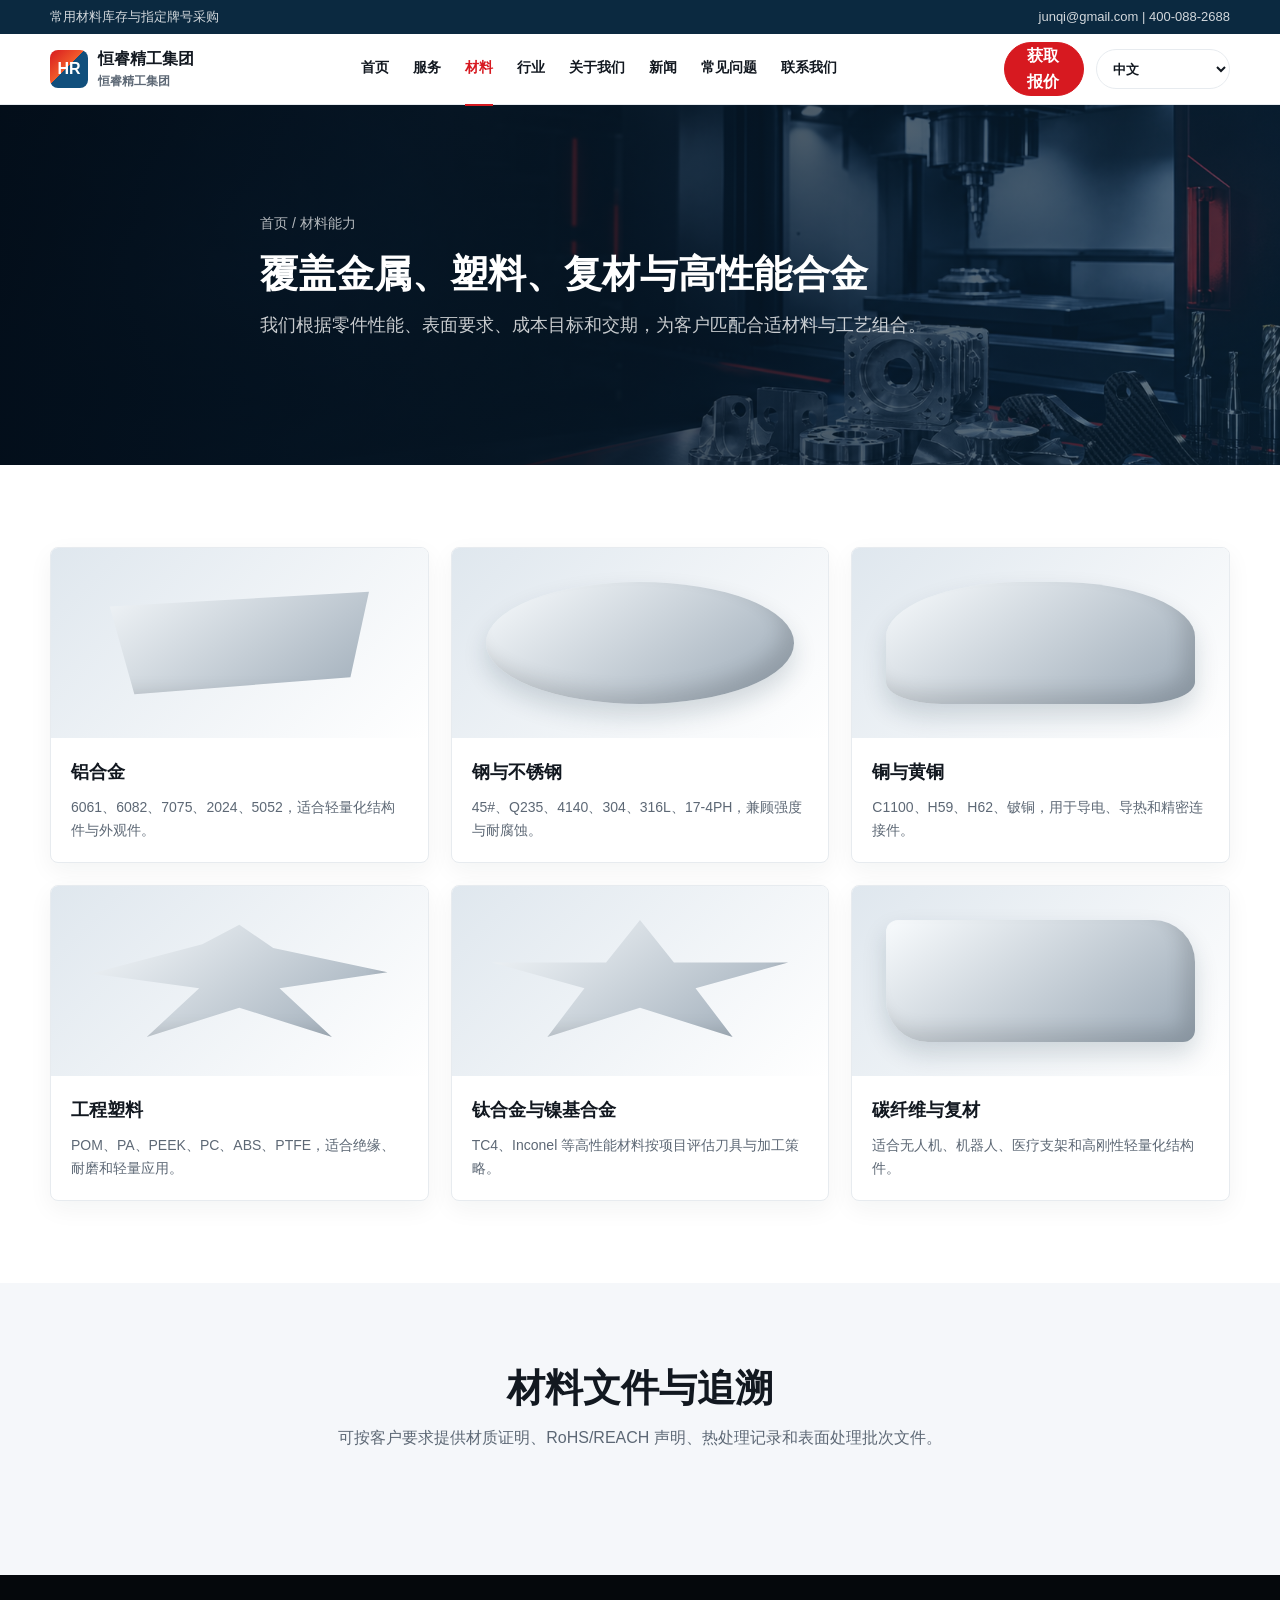
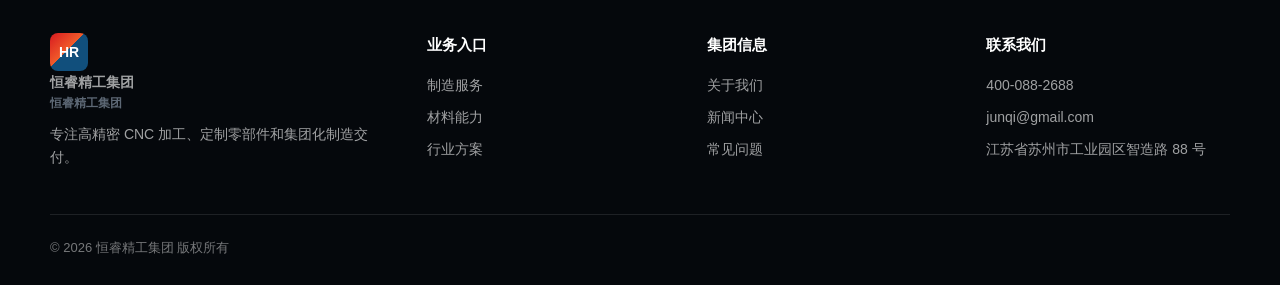
<file: materials.html>
<!doctype html><html lang="zh-CN"><head><meta charset="utf-8"><meta name="viewport" content="width=device-width, initial-scale=1"><title>材料能力 | 恒睿精工集团</title><link rel="stylesheet" href="styles.css"></head><body>
<div class="topbar"><div class="container"><span>常用材料库存与指定牌号采购</span><span>junqi@gmail.com | 400-088-2688</span></div></div>
<header class="site-header"><nav class="container nav"><a class="brand" href="index.html"><span class="brand-mark">HR</span><span>恒睿精工集团<small>Hengrui Precision Group</small></span></a><div class="nav-links"><a href="index.html">首页</a><a href="services.html">服务</a><a class="active" href="materials.html">材料</a><a href="industries.html">行业</a><a href="about.html">关于我们</a><a href="news.html">新闻</a><a href="faq.html">FAQ</a><a href="contact.html">联系我们</a></div><div class="nav-actions"><a class="btn" href="contact.html">获取报价</a><select class="language-select" aria-label="Language"><option value="zh">中文</option><option value="en">English</option><option value="ko">한국어</option><option value="ja">日本語</option><option value="es">Español</option></select><button class="menu-toggle" aria-label="菜单">☰</button></div></nav></header>
<main><section class="page-hero"><div class="container page-intro"><div class="crumb">首页 / 材料能力</div><h1>覆盖金属、塑料、复材与高性能合金</h1><p>我们根据零件性能、表面要求、成本目标和交期，为客户匹配合适材料与工艺组合。</p></div></section>
<section class="section"><div class="container material-grid"><div class="material-card"><div class="visual part-a"></div><div class="body"><h3>铝合金</h3><p>6061、6082、7075、2024、5052，适合轻量化结构件与外观件。</p></div></div><div class="material-card"><div class="visual part-b"></div><div class="body"><h3>钢与不锈钢</h3><p>45#、Q235、4140、304、316L、17-4PH，兼顾强度与耐腐蚀。</p></div></div><div class="material-card"><div class="visual part-d"></div><div class="body"><h3>铜与黄铜</h3><p>C1100、H59、H62、铍铜，用于导电、导热和精密连接件。</p></div></div><div class="material-card"><div class="visual part-c"></div><div class="body"><h3>工程塑料</h3><p>POM、PA、PEEK、PC、ABS、PTFE，适合绝缘、耐磨和轻量应用。</p></div></div><div class="material-card"><div class="visual part-e"></div><div class="body"><h3>钛合金与镍基合金</h3><p>TC4、Inconel 等高性能材料按项目评估刀具与加工策略。</p></div></div><div class="material-card"><div class="visual part-f"></div><div class="body"><h3>碳纤维与复材</h3><p>适合无人机、机器人、医疗支架和高刚性轻量化结构件。</p></div></div></div></section>
<section class="section soft"><div class="container"><div class="section-head"><h2>材料文件与追溯</h2><p>可按客户要求提供材质证明、RoHS/REACH 声明、热处理记录和表面处理批次文件。</p></div></div></section></main>
<footer class="site-footer"><div class="container footer-grid"><div><a class="brand" href="index.html"><span class="brand-mark">HR</span><span>恒睿精工集团<small>Hengrui Precision Group</small></span></a><p>专注高精密 CNC 加工、定制零部件和集团化制造交付。</p></div><div><h3>业务入口</h3><a href="services.html">制造服务</a><a href="materials.html">材料能力</a><a href="industries.html">行业方案</a></div><div><h3>集团信息</h3><a href="about.html">关于我们</a><a href="news.html">新闻中心</a><a href="faq.html">常见问题</a></div><div><h3>联系我们</h3><p>400-088-2688</p><p>junqi@gmail.com</p><p>江苏省苏州市工业园区智造路 88 号</p></div></div><div class="container copyright">© 2026 恒睿精工集团 版权所有</div></footer><script src="script.js"></script></body></html>
</file>
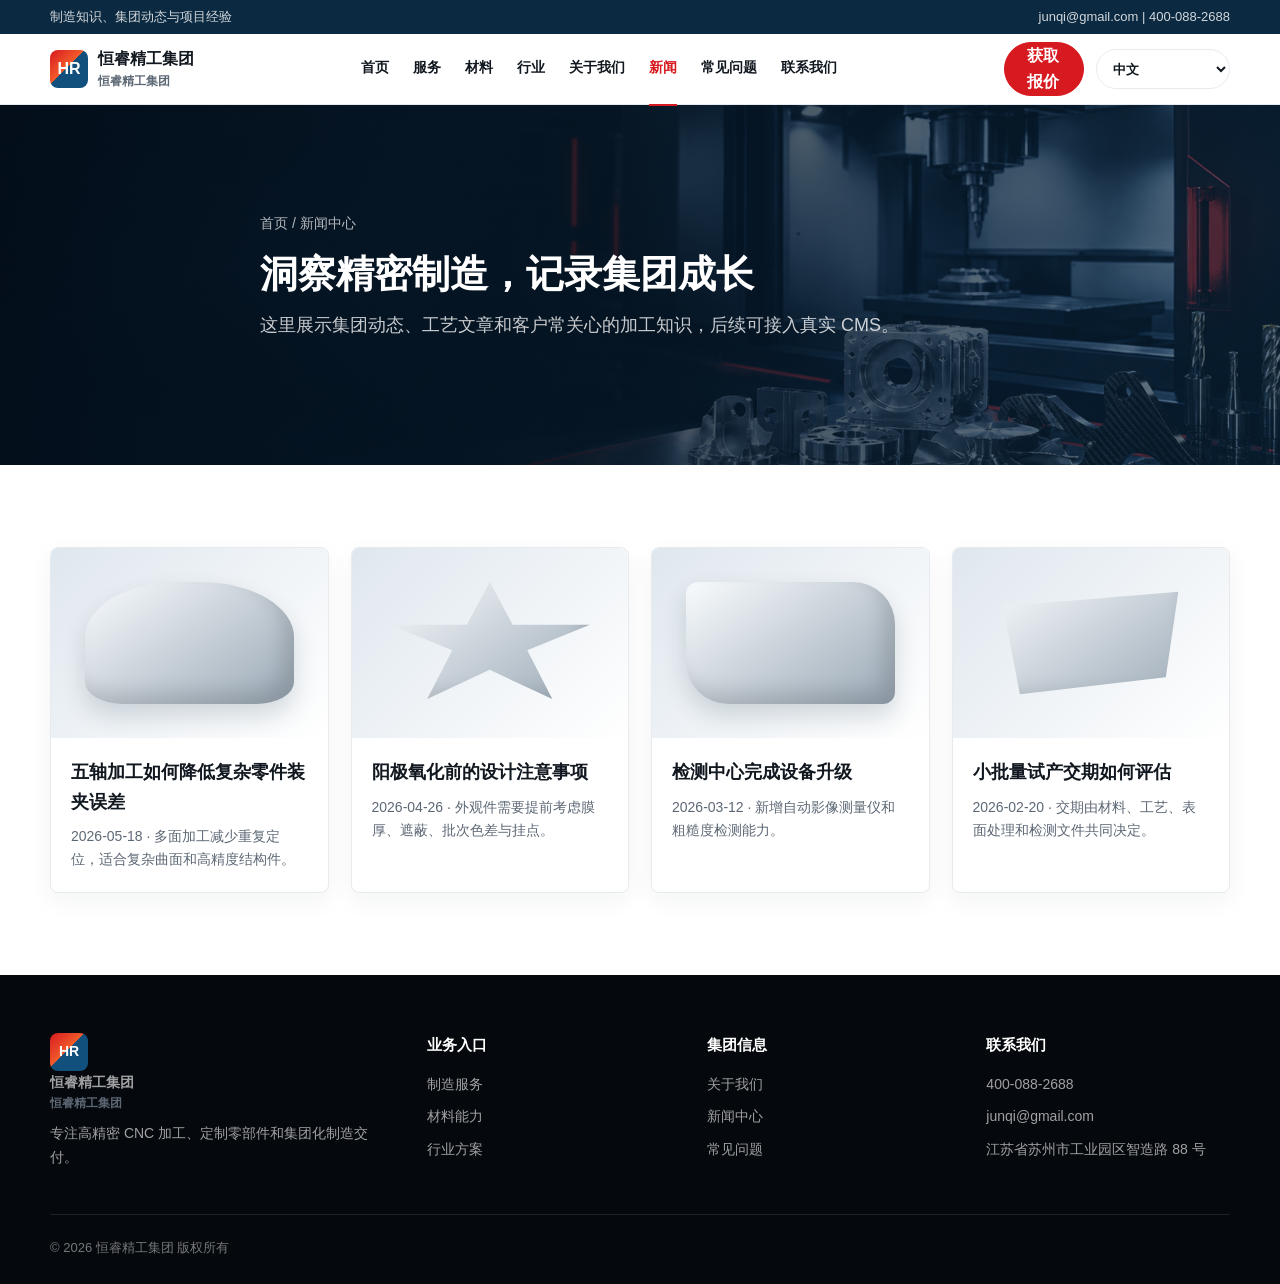
<file: news.html>
<!doctype html><html lang="zh-CN"><head><meta charset="utf-8"><meta name="viewport" content="width=device-width, initial-scale=1"><title>新闻中心 | 恒睿精工集团</title><link rel="stylesheet" href="styles.css"></head><body>
<div class="topbar"><div class="container"><span>制造知识、集团动态与项目经验</span><span>junqi@gmail.com | 400-088-2688</span></div></div>
<header class="site-header"><nav class="container nav"><a class="brand" href="index.html"><span class="brand-mark">HR</span><span>恒睿精工集团<small>Hengrui Precision Group</small></span></a><div class="nav-links"><a href="index.html">首页</a><a href="services.html">服务</a><a href="materials.html">材料</a><a href="industries.html">行业</a><a href="about.html">关于我们</a><a class="active" href="news.html">新闻</a><a href="faq.html">FAQ</a><a href="contact.html">联系我们</a></div><div class="nav-actions"><a class="btn" href="contact.html">获取报价</a><select class="language-select" aria-label="Language"><option value="zh">中文</option><option value="en">English</option><option value="ko">한국어</option><option value="ja">日本語</option><option value="es">Español</option></select><button class="menu-toggle" aria-label="菜单">☰</button></div></nav></header>
<main><section class="page-hero"><div class="container page-intro"><div class="crumb">首页 / 新闻中心</div><h1>洞察精密制造，记录集团成长</h1><p>这里展示集团动态、工艺文章和客户常关心的加工知识，后续可接入真实 CMS。</p></div></section>
<section class="section"><div class="container news-grid"><article class="news-card"><div class="visual part-d"></div><div class="body"><h3>五轴加工如何降低复杂零件装夹误差</h3><p>2026-05-18 · 多面加工减少重复定位，适合复杂曲面和高精度结构件。</p></div></article><article class="news-card"><div class="visual part-e"></div><div class="body"><h3>阳极氧化前的设计注意事项</h3><p>2026-04-26 · 外观件需要提前考虑膜厚、遮蔽、批次色差与挂点。</p></div></article><article class="news-card"><div class="visual part-f"></div><div class="body"><h3>检测中心完成设备升级</h3><p>2026-03-12 · 新增自动影像测量仪和粗糙度检测能力。</p></div></article><article class="news-card"><div class="visual part-a"></div><div class="body"><h3>小批量试产交期如何评估</h3><p>2026-02-20 · 交期由材料、工艺、表面处理和检测文件共同决定。</p></div></article></div></section></main>
<footer class="site-footer"><div class="container footer-grid"><div><a class="brand" href="index.html"><span class="brand-mark">HR</span><span>恒睿精工集团<small>Hengrui Precision Group</small></span></a><p>专注高精密 CNC 加工、定制零部件和集团化制造交付。</p></div><div><h3>业务入口</h3><a href="services.html">制造服务</a><a href="materials.html">材料能力</a><a href="industries.html">行业方案</a></div><div><h3>集团信息</h3><a href="about.html">关于我们</a><a href="news.html">新闻中心</a><a href="faq.html">常见问题</a></div><div><h3>联系我们</h3><p>400-088-2688</p><p>junqi@gmail.com</p><p>江苏省苏州市工业园区智造路 88 号</p></div></div><div class="container copyright">© 2026 恒睿精工集团 版权所有</div></footer><script src="script.js"></script></body></html>
</file>
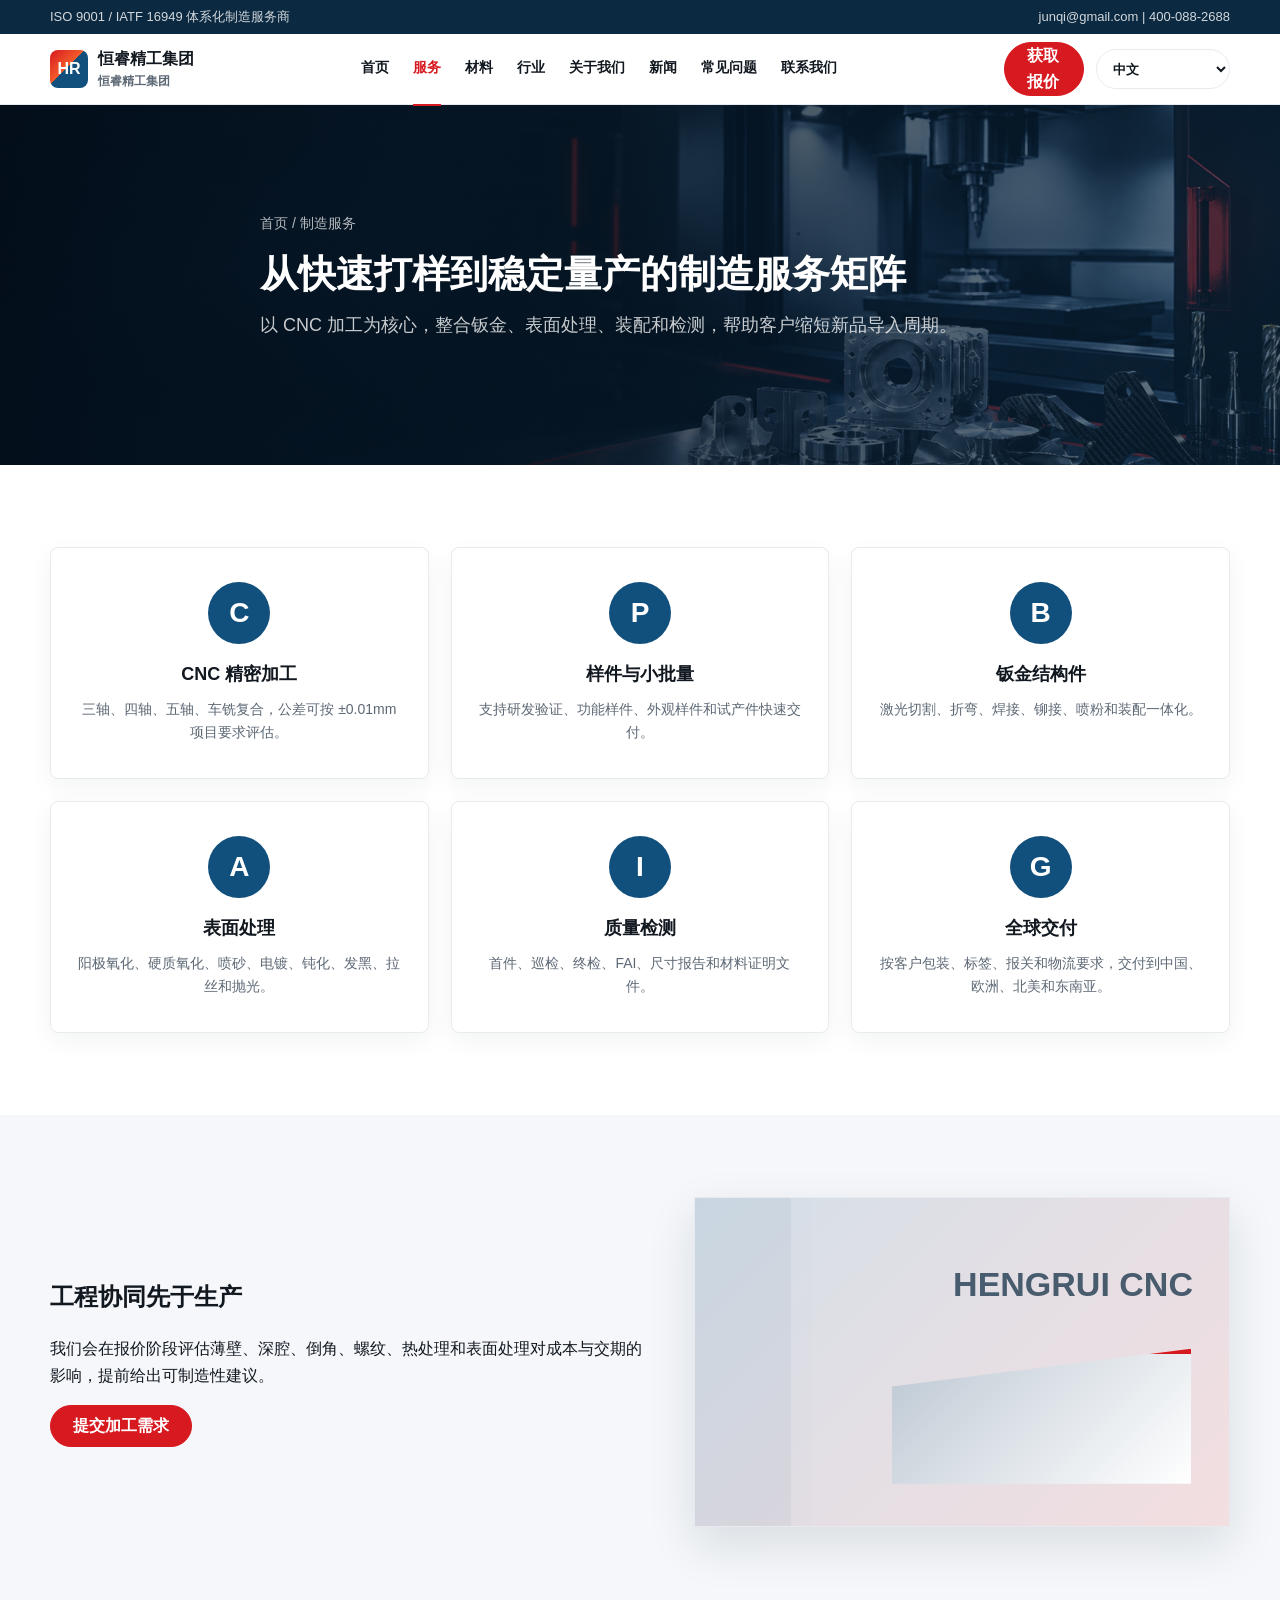
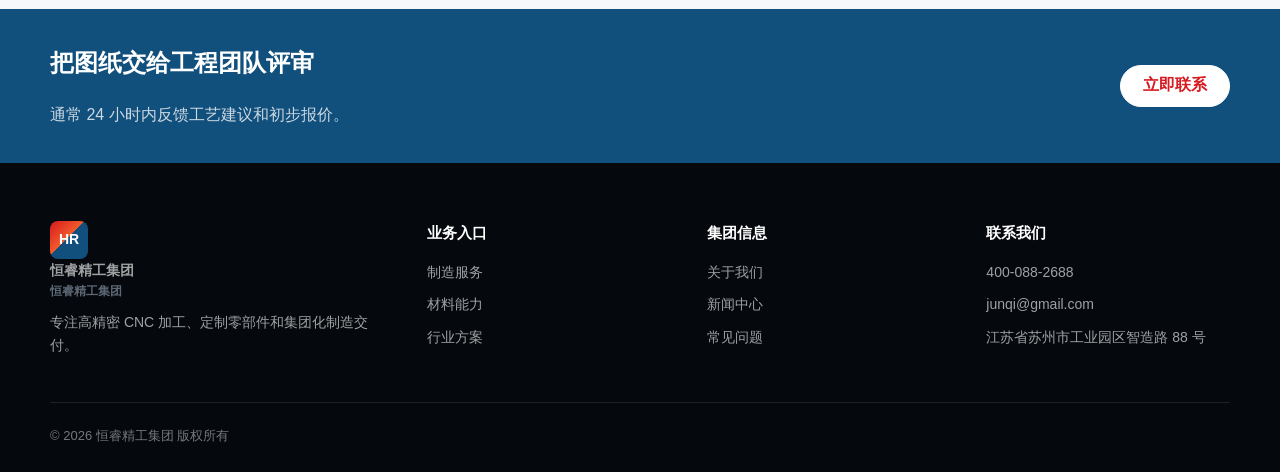
<file: services.html>
<!doctype html><html lang="zh-CN"><head><meta charset="utf-8"><meta name="viewport" content="width=device-width, initial-scale=1"><title>制造服务 | 恒睿精工集团</title><link rel="stylesheet" href="styles.css"></head><body>
<div class="topbar"><div class="container"><span>ISO 9001 / IATF 16949 体系化制造服务商</span><span>junqi@gmail.com | 400-088-2688</span></div></div>
<header class="site-header"><nav class="container nav"><a class="brand" href="index.html"><span class="brand-mark">HR</span><span>恒睿精工集团<small>Hengrui Precision Group</small></span></a><div class="nav-links"><a href="index.html">首页</a><a class="active" href="services.html">服务</a><a href="materials.html">材料</a><a href="industries.html">行业</a><a href="about.html">关于我们</a><a href="news.html">新闻</a><a href="faq.html">FAQ</a><a href="contact.html">联系我们</a></div><div class="nav-actions"><a class="btn" href="contact.html">获取报价</a><select class="language-select" aria-label="Language"><option value="zh">中文</option><option value="en">English</option><option value="ko">한국어</option><option value="ja">日本語</option><option value="es">Español</option></select><button class="menu-toggle" aria-label="菜单">☰</button></div></nav></header>
<main><section class="page-hero"><div class="container page-intro"><div class="crumb">首页 / 制造服务</div><h1>从快速打样到稳定量产的制造服务矩阵</h1><p>以 CNC 加工为核心，整合钣金、表面处理、装配和检测，帮助客户缩短新品导入周期。</p></div></section>
<section class="section"><div class="container cap-grid"><div class="cap-card"><div class="cap-icon">C</div><h3>CNC 精密加工</h3><p>三轴、四轴、五轴、车铣复合，公差可按 ±0.01mm 项目要求评估。</p></div><div class="cap-card"><div class="cap-icon">P</div><h3>样件与小批量</h3><p>支持研发验证、功能样件、外观样件和试产件快速交付。</p></div><div class="cap-card"><div class="cap-icon">B</div><h3>钣金结构件</h3><p>激光切割、折弯、焊接、铆接、喷粉和装配一体化。</p></div><div class="cap-card"><div class="cap-icon">A</div><h3>表面处理</h3><p>阳极氧化、硬质氧化、喷砂、电镀、钝化、发黑、拉丝和抛光。</p></div><div class="cap-card"><div class="cap-icon">I</div><h3>质量检测</h3><p>首件、巡检、终检、FAI、尺寸报告和材料证明文件。</p></div><div class="cap-card"><div class="cap-icon">G</div><h3>全球交付</h3><p>按客户包装、标签、报关和物流要求，交付到中国、欧洲、北美和东南亚。</p></div></div></section>
<section class="section soft"><div class="container split"><div><h2>工程协同先于生产</h2><p>我们会在报价阶段评估薄壁、深腔、倒角、螺纹、热处理和表面处理对成本与交期的影响，提前给出可制造性建议。</p><a class="btn" href="contact.html">提交加工需求</a></div><div class="factory-panel"></div></div></section>
<section class="cta-strip"><div class="container"><div><h2>把图纸交给工程团队评审</h2><p>通常 24 小时内反馈工艺建议和初步报价。</p></div><a class="btn light" href="contact.html">立即联系</a></div></section></main>
<footer class="site-footer"><div class="container footer-grid"><div><a class="brand" href="index.html"><span class="brand-mark">HR</span><span>恒睿精工集团<small>Hengrui Precision Group</small></span></a><p>专注高精密 CNC 加工、定制零部件和集团化制造交付。</p></div><div><h3>业务入口</h3><a href="services.html">制造服务</a><a href="materials.html">材料能力</a><a href="industries.html">行业方案</a></div><div><h3>集团信息</h3><a href="about.html">关于我们</a><a href="news.html">新闻中心</a><a href="faq.html">常见问题</a></div><div><h3>联系我们</h3><p>400-088-2688</p><p>junqi@gmail.com</p><p>江苏省苏州市工业园区智造路 88 号</p></div></div><div class="container copyright">© 2026 恒睿精工集团 版权所有</div></footer><script src="script.js"></script></body></html>
</file>
<file: styles.css>
:root {
  --ink: #121820;
  --muted: #5d6875;
  --line: #e7ebef;
  --soft: #f5f7fa;
  --navy: #0b2940;
  --blue: #114f7c;
  --red: #d71920;
  --red-dark: #a90f15;
  --white: #fff;
  --shadow: 0 18px 45px rgba(15, 31, 45, .12);
}

* { box-sizing: border-box; }
html { scroll-behavior: smooth; }
body {
  margin: 0;
  color: var(--ink);
  font-family: Arial, "Microsoft YaHei", "PingFang SC", sans-serif;
  background: var(--white);
  line-height: 1.65;
}

a { color: inherit; text-decoration: none; }
img { max-width: 100%; display: block; }
.container { width: min(1180px, calc(100% - 40px)); margin: 0 auto; }

.topbar {
  background: var(--navy);
  color: rgba(255,255,255,.82);
  font-size: 13px;
}
.topbar .container {
  min-height: 34px;
  display: flex;
  align-items: center;
  justify-content: space-between;
  gap: 18px;
}

.site-header {
  position: sticky;
  top: 0;
  z-index: 20;
  background: rgba(255,255,255,.96);
  backdrop-filter: blur(14px);
  border-bottom: 1px solid var(--line);
}
.nav {
  height: 70px;
  display: flex;
  align-items: center;
  justify-content: space-between;
  gap: 24px;
}
.brand {
  display: flex;
  align-items: center;
  gap: 10px;
  font-weight: 800;
  letter-spacing: 0;
}
.brand-mark {
  width: 38px;
  height: 38px;
  display: grid;
  place-items: center;
  color: #fff;
  background: linear-gradient(135deg, var(--red), #f15b2a 45%, var(--blue) 46%);
  border-radius: 8px;
  font-weight: 900;
}
.brand small { display: block; color: var(--muted); font-size: 12px; font-weight: 600; }
.nav-links {
  display: flex;
  align-items: center;
  gap: 24px;
  font-size: 14px;
  font-weight: 700;
}
.nav-links a { padding: 24px 0; border-bottom: 2px solid transparent; }
.nav-links a:hover, .nav-links a.active { color: var(--red); border-color: var(--red); }
.nav-actions { display: flex; align-items: center; gap: 12px; }
.language-select {
  height: 40px;
  min-width: 104px;
  border: 1px solid var(--line);
  border-radius: 999px;
  background: #fff;
  color: var(--ink);
  padding: 0 12px;
  font-size: 13px;
  font-weight: 800;
  cursor: pointer;
}
.icon-btn, .menu-toggle {
  width: 40px;
  height: 40px;
  border: 1px solid var(--line);
  background: #fff;
  border-radius: 50%;
  display: grid;
  place-items: center;
  cursor: pointer;
}
.menu-toggle { display: none; }
.btn {
  display: inline-flex;
  align-items: center;
  justify-content: center;
  min-height: 42px;
  padding: 0 22px;
  border-radius: 999px;
  background: var(--red);
  color: #fff;
  border: 1px solid var(--red);
  font-weight: 800;
  cursor: pointer;
  transition: .2s ease;
}
.btn:hover { background: var(--red-dark); border-color: var(--red-dark); transform: translateY(-1px); }
.btn.secondary { background: transparent; color: #fff; border-color: rgba(255,255,255,.55); }
.btn.light { background: #fff; color: var(--red); border-color: #fff; }

.hero {
  min-height: 560px;
  color: #fff;
  position: relative;
  overflow: hidden;
  background:
    linear-gradient(90deg, rgba(3,14,26,.94), rgba(3,14,26,.74) 43%, rgba(3,14,26,.25)),
    url("assets/hero-cnc.png") center / cover no-repeat;
}
.hero .container {
  min-height: 560px;
  display: grid;
  align-items: center;
}
.hero-copy { max-width: 620px; padding: 50px 0 76px; }
.eyebrow {
  color: var(--red);
  text-transform: uppercase;
  font-weight: 900;
  font-size: 13px;
  letter-spacing: .08em;
}
h1, h2, h3, p { margin-top: 0; }
h1 {
  font-size: clamp(36px, 5vw, 64px);
  line-height: 1.08;
  margin-bottom: 22px;
  letter-spacing: 0;
}
.hero p { color: rgba(255,255,255,.82); font-size: 18px; max-width: 560px; }
.hero-actions { display: flex; flex-wrap: wrap; gap: 14px; margin-top: 28px; }

.section { padding: 82px 0; }
.section.soft { background: var(--soft); }
.section.dark {
  background: linear-gradient(135deg, var(--navy), #155b86);
  color: #fff;
}
.section-head {
  max-width: 780px;
  margin: 0 auto 42px;
  text-align: center;
}
.section-head h2, .page-intro h1 { font-size: clamp(28px, 3vw, 42px); line-height: 1.2; margin-bottom: 14px; }
.section-head p, .page-intro p { color: var(--muted); }
.section.dark .section-head p { color: rgba(255,255,255,.76); }

.split {
  display: grid;
  grid-template-columns: 1.05fr .95fr;
  gap: 52px;
  align-items: center;
}
.factory-panel {
  min-height: 330px;
  background:
    linear-gradient(135deg, rgba(17,79,124,.15), rgba(215,25,32,.12)),
    linear-gradient(90deg, #e9eef3 0 18%, transparent 18% 22%, #f7f9fb 22%),
    repeating-linear-gradient(90deg, rgba(11,41,64,.08) 0 1px, transparent 1px 62px);
  border: 1px solid var(--line);
  box-shadow: var(--shadow);
  position: relative;
  overflow: hidden;
}
.factory-panel::before {
  content: "HENGRUI CNC";
  position: absolute;
  right: 36px;
  top: 58px;
  color: rgba(11,41,64,.72);
  font-size: 34px;
  font-weight: 900;
}
.factory-panel::after {
  content: "";
  position: absolute;
  inset: auto 38px 42px auto;
  width: 56%;
  height: 130px;
  background: linear-gradient(135deg, #bdc8d3, #fff);
  clip-path: polygon(0 28%, 100% 0, 100% 100%, 0 100%);
  border-top: 5px solid var(--red);
}

.feature-row, .cap-grid, .material-grid, .news-grid, .metric-grid, .industry-grid {
  display: grid;
  gap: 22px;
}
.feature-row { grid-template-columns: repeat(4, 1fr); margin-top: 38px; }
.cap-grid, .material-grid { grid-template-columns: repeat(3, 1fr); }
.news-grid { grid-template-columns: repeat(4, 1fr); }
.metric-grid { grid-template-columns: repeat(4, 1fr); }
.industry-grid { grid-template-columns: repeat(3, 1fr); }

.feature, .cap-card, .material-card, .news-card, .metric, .industry-card, .contact-card, .form-card {
  background: #fff;
  border: 1px solid var(--line);
  border-radius: 8px;
  box-shadow: 0 8px 24px rgba(20, 32, 44, .05);
}
.feature { text-align: center; padding: 24px 18px; }
.feature .symbol, .cap-icon {
  width: 62px;
  height: 62px;
  border-radius: 50%;
  background: var(--blue);
  color: #fff;
  display: grid;
  place-items: center;
  margin: 0 auto 16px;
  font-size: 28px;
  font-weight: 900;
}
.feature h3, .cap-card h3, .material-card h3, .news-card h3, .industry-card h3 { font-size: 18px; margin-bottom: 8px; }
.feature p, .cap-card p, .material-card p, .news-card p, .industry-card p, .contact-card p { color: var(--muted); font-size: 14px; margin-bottom: 0; }

.cap-card { padding: 34px 24px; text-align: center; }
.process {
  display: grid;
  grid-template-columns: repeat(5, 1fr);
  gap: 18px;
}
.process-step {
  background: #fff;
  color: var(--ink);
  border-top: 4px solid var(--red);
  padding: 24px 18px;
  min-height: 132px;
}
.process-step strong { display: block; margin-bottom: 8px; }
.process-step span { color: var(--muted); font-size: 13px; }

.material-card, .news-card, .industry-card { overflow: hidden; }
.visual {
  height: 190px;
  background: linear-gradient(135deg, #dfe7ee, #fff);
  position: relative;
}
.visual.part-a::before, .visual.part-b::before, .visual.part-c::before, .visual.part-d::before, .visual.part-e::before, .visual.part-f::before {
  content: "";
  position: absolute;
  inset: 34px;
  background: linear-gradient(145deg, #f8fbfd, #9aa8b5);
  box-shadow: inset -12px -12px 18px rgba(0,0,0,.12), 0 12px 24px rgba(11,41,64,.16);
}
.visual.part-a::before { border-radius: 16px; clip-path: polygon(8% 20%, 92% 8%, 86% 78%, 16% 92%); }
.visual.part-b::before { border-radius: 50%; }
.visual.part-c::before { clip-path: polygon(2% 44%, 38% 20%, 50% 4%, 61% 23%, 98% 43%, 63% 56%, 80% 96%, 50% 72%, 20% 96%, 37% 56%); }
.visual.part-d::before { border-radius: 45% 45% 18% 18%; }
.visual.part-e::before { clip-path: polygon(50% 0, 61% 35%, 98% 35%, 68% 56%, 80% 96%, 50% 72%, 20% 96%, 32% 56%, 2% 35%, 39% 35%); }
.visual.part-f::before { border-radius: 12px 42px 12px 42px; }
.material-card .body, .news-card .body, .industry-card .body { padding: 20px; }

.industry-band {
  display: grid;
  grid-template-columns: .8fr 1.2fr;
  gap: 46px;
  align-items: center;
}
.industry-list { display: grid; gap: 12px; }
.industry-list a {
  display: flex;
  align-items: center;
  gap: 12px;
  padding: 13px 16px;
  background: #fff;
  border: 1px solid var(--line);
  font-weight: 800;
}
.mosaic {
  display: grid;
  grid-template-columns: repeat(2, 1fr);
  gap: 12px;
}
.mosaic div {
  aspect-ratio: 16/10;
  background:
    linear-gradient(135deg, rgba(11,41,64,.25), rgba(215,25,32,.08)),
    repeating-linear-gradient(45deg, #d9e1e8 0 9px, #f7f9fb 9px 18px);
}

.page-hero {
  min-height: 360px;
  color: #fff;
  background:
    linear-gradient(90deg, rgba(3,14,26,.9), rgba(11,41,64,.62)),
    url("assets/hero-cnc.png") center / cover no-repeat;
  display: grid;
  align-items: center;
}
.page-intro { max-width: 760px; padding: 70px 0; }
.page-intro p { color: rgba(255,255,255,.78); font-size: 18px; }
.crumb { color: rgba(255,255,255,.7); font-size: 14px; margin-bottom: 16px; }

.metric { padding: 28px; }
.metric strong { display: block; color: var(--red); font-size: 36px; line-height: 1; margin-bottom: 10px; }
.timeline { display: grid; gap: 18px; }
.timeline-item { border-left: 4px solid var(--red); padding: 4px 0 4px 20px; }
.timeline-item strong { display: block; font-size: 20px; }

.faq-item { border-bottom: 1px solid var(--line); }
.faq-question {
  width: 100%;
  padding: 22px 0;
  border: 0;
  background: transparent;
  display: flex;
  justify-content: space-between;
  align-items: center;
  text-align: left;
  font-size: 16px;
  font-weight: 800;
  cursor: pointer;
}
.faq-answer { display: none; color: var(--muted); padding: 0 38px 22px 0; }
.faq-item.open .faq-answer { display: block; }

.contact-layout {
  display: grid;
  grid-template-columns: .9fr 1.1fr;
  gap: 32px;
}
.contact-card, .form-card { padding: 28px; }
.contact-card + .contact-card { margin-top: 18px; }
.form-grid { display: grid; grid-template-columns: repeat(2, 1fr); gap: 18px; }
label { display: block; font-weight: 800; font-size: 14px; margin-bottom: 8px; }
input, select, textarea {
  width: 100%;
  border: 1px solid var(--line);
  border-radius: 6px;
  padding: 13px 14px;
  font: inherit;
  background: #fff;
}
textarea { min-height: 132px; resize: vertical; }
.full { grid-column: 1 / -1; }
.form-note { color: var(--muted); font-size: 13px; margin: 14px 0 0; }
.lead-actions { display: flex; flex-wrap: wrap; gap: 12px; margin-top: 18px; }
.success {
  display: none;
  margin-top: 18px;
  padding: 12px 14px;
  background: #eef8f1;
  color: #1d6b36;
  border: 1px solid #cdebd4;
}

.cta-strip {
  background: var(--blue);
  color: #fff;
  padding: 34px 0;
}
.cta-strip .container {
  display: flex;
  align-items: center;
  justify-content: space-between;
  gap: 24px;
}
.cta-strip p { margin-bottom: 0; color: rgba(255,255,255,.78); }

.site-footer {
  background: #05080c;
  color: #fff;
  padding: 58px 0 26px;
}
.footer-grid {
  display: grid;
  grid-template-columns: 1.4fr repeat(3, 1fr);
  gap: 36px;
}
.footer-grid h3 { font-size: 15px; margin-bottom: 16px; }
.footer-grid a, .footer-grid p { color: rgba(255,255,255,.62); font-size: 14px; display: block; margin: 0 0 9px; }
.copyright {
  margin-top: 36px;
  padding-top: 22px;
  border-top: 1px solid rgba(255,255,255,.1);
  color: rgba(255,255,255,.45);
  font-size: 13px;
}

@media (max-width: 920px) {
  .menu-toggle { display: grid; }
  .nav-links {
    position: absolute;
    left: 0;
    right: 0;
    top: 70px;
    display: none;
    padding: 10px 20px 22px;
    background: #fff;
    border-bottom: 1px solid var(--line);
    flex-direction: column;
    align-items: flex-start;
    gap: 0;
  }
  .nav-links.open { display: flex; }
  .nav-links a { width: 100%; padding: 14px 0; }
  .nav-actions .btn { display: none; }
  .language-select { min-width: 92px; }
  .split, .industry-band, .contact-layout { grid-template-columns: 1fr; }
  .feature-row, .cap-grid, .material-grid, .news-grid, .metric-grid, .industry-grid, .process {
    grid-template-columns: repeat(2, 1fr);
  }
}

@media (max-width: 620px) {
  .container { width: min(100% - 28px, 1180px); }
  .topbar .container { justify-content: center; text-align: center; }
  .topbar span:last-child { display: none; }
  .hero, .hero .container { min-height: 520px; }
  .hero-copy { padding: 46px 0; }
  .section { padding: 58px 0; }
  .feature-row, .cap-grid, .material-grid, .news-grid, .metric-grid, .industry-grid, .process, .form-grid {
    grid-template-columns: 1fr;
  }
  .cta-strip .container { align-items: flex-start; flex-direction: column; }
  .footer-grid { grid-template-columns: 1fr; }
}
</file>
